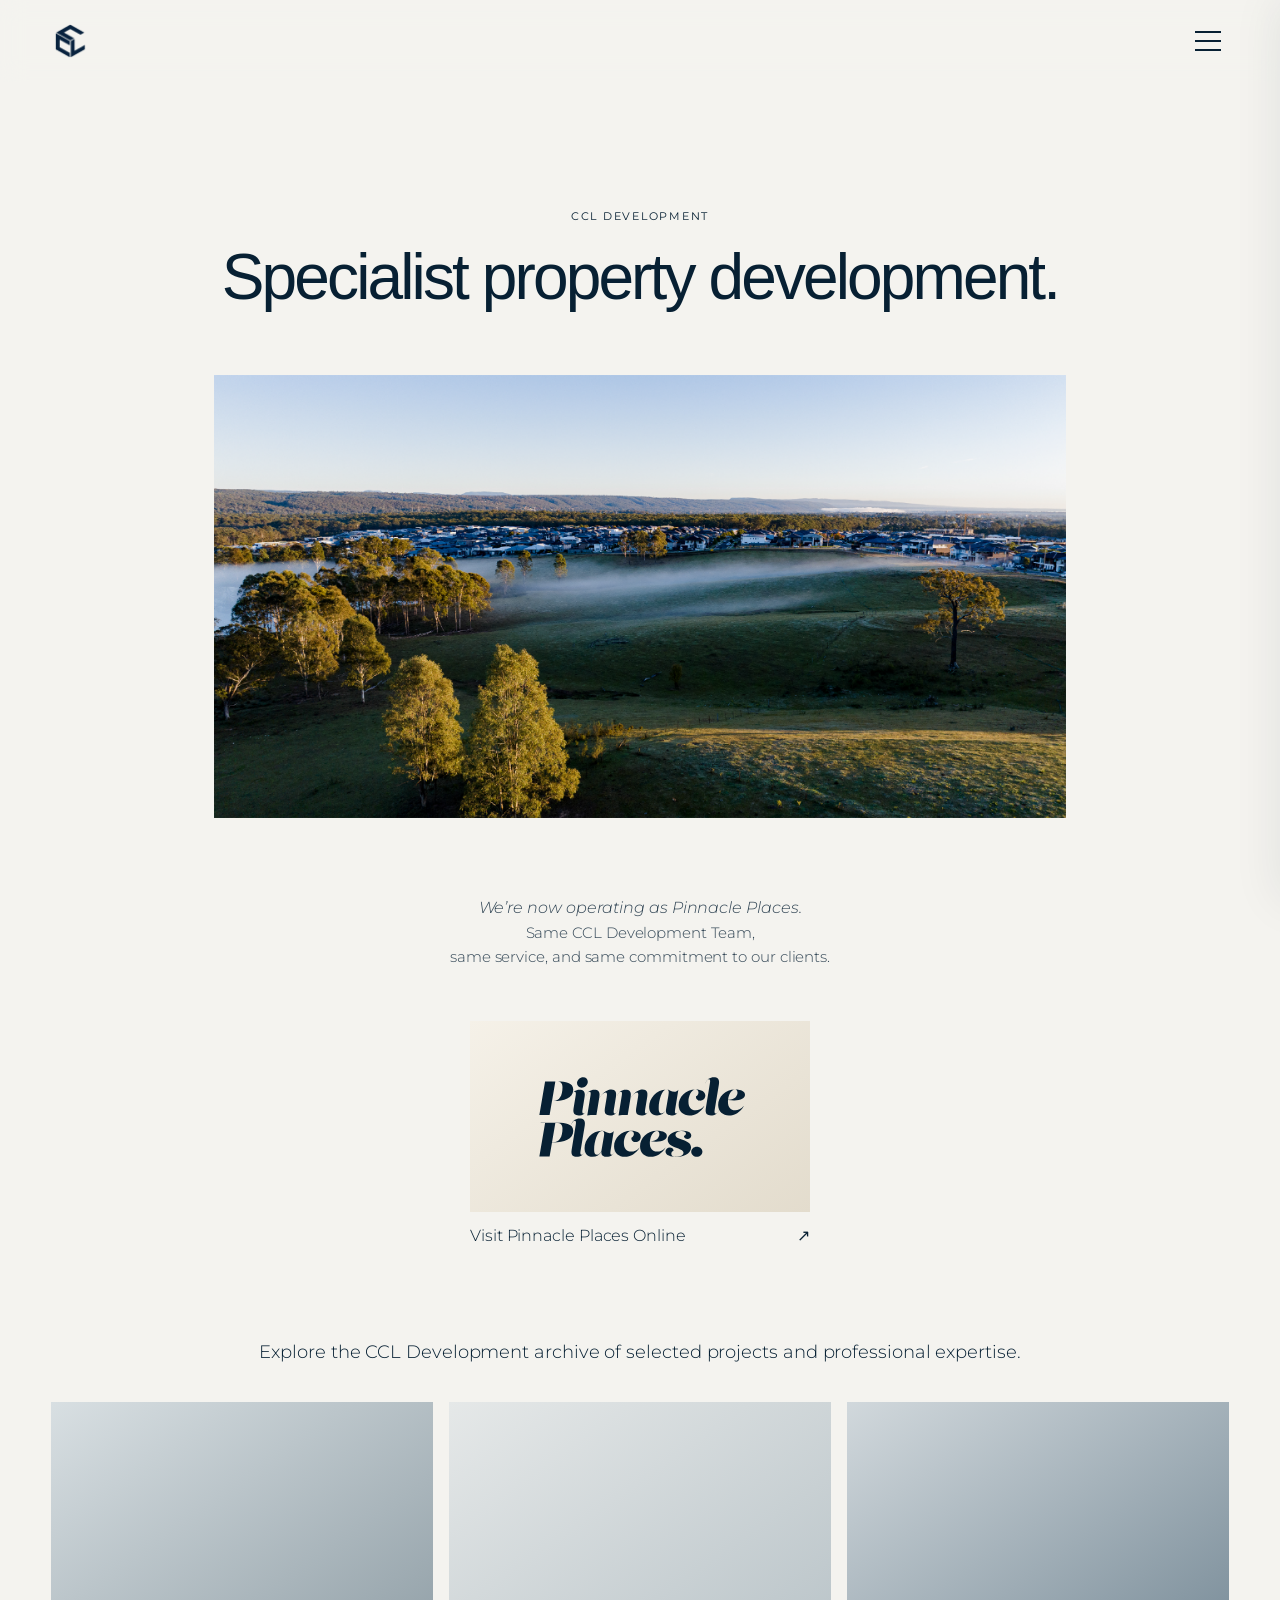
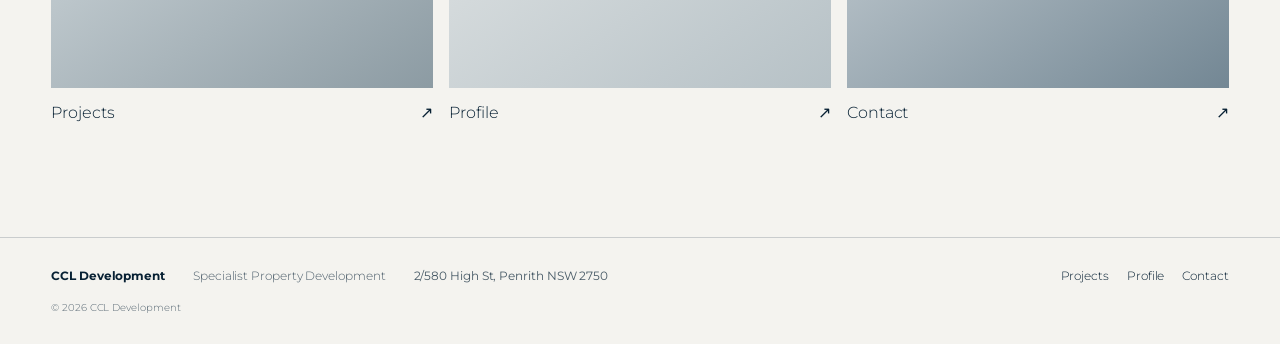
<file: index.html>
<!doctype html>
<html lang="en-AU">
<head>
<meta charset="utf-8">
<meta name="viewport" content="width=device-width, initial-scale=1">
<meta name="theme-color" content="#072033">
<meta name="description" content="CCL Development is a boutique property development firm based in Western Sydney offering specialist services for residential, urban and masterplanned sites across NSW and the Gold Coast.">
<link rel="canonical" href="https://www.ccldevelopment.com.au/"><link rel="icon" href="/favicon.ico" sizes="any"><link rel="icon" type="image/png" sizes="144x144" href="/assets/favicon-144.png?v=2"><link rel="icon" type="image/png" sizes="192x192" href="/assets/icon-192.png?v=2"><link rel="apple-touch-icon" sizes="180x180" href="/assets/apple-touch-icon.png?v=2">
<meta name="robots" content="index, follow, max-image-preview:large, noai, noimageai">
<meta property="og:type" content="website">
<meta property="og:site_name" content="CCL Development">
<meta property="og:locale" content="en_AU">
<meta property="og:title" content="CCL Development | Specialist Property Development">
<meta property="og:description" content="CCL Development is a boutique property development firm based in Western Sydney offering specialist services for residential, urban and masterplanned sites across NSW and the Gold Coast.">
<meta property="og:url" content="https://www.ccldevelopment.com.au/">
<meta property="og:image" content="https://www.ccldevelopment.com.au/assets/og-card.jpg">
<meta property="og:image:width" content="1200">
<meta property="og:image:height" content="630">
<meta property="og:image:alt" content="CCL Development wordmark">
<meta name="twitter:card" content="summary_large_image">
<meta name="twitter:title" content="CCL Development | Specialist Property Development">
<meta name="twitter:description" content="CCL Development is a boutique property development firm based in Western Sydney offering specialist services for residential, urban and masterplanned sites across NSW and the Gold Coast.">
<meta name="twitter:image" content="https://www.ccldevelopment.com.au/assets/og-card.jpg">
<script type="application/ld+json">{"@context":"https://schema.org","@type":"ProfessionalService","@id":"https://www.ccldevelopment.com.au/#business","name":"CCL Development","legalName":"CCL Development Pty Ltd","url":"https://www.ccldevelopment.com.au/","description":"CCL Development is a boutique property development firm based in Western Sydney offering specialist services for residential, urban and masterplanned sites across NSW and the Gold Coast.","logo":"https://www.ccldevelopment.com.au/assets/CCL_Brandmark_logo.png","image":"https://www.ccldevelopment.com.au/assets/og-card.jpg","address":{"@type":"PostalAddress","streetAddress":"2/580 High St","addressLocality":"Penrith","addressRegion":"NSW","postalCode":"2750","addressCountry":"AU"},"geo":{"@type":"GeoCoordinates","latitude":-33.7528,"longitude":150.6917},"hasMap":"https://share.google/WNM6VD8Fxzm7OBNzL","areaServed":[{"@type":"AdministrativeArea","name":"Western Sydney"},{"@type":"State","name":"New South Wales"},{"@type":"AdministrativeArea","name":"Gold Coast"}],"knowsAbout":["residential property development","urban development","masterplanned communities","site acquisition and development strategy"],"sameAs":["https://share.google/WNM6VD8Fxzm7OBNzL","https://www.linkedin.com/company/ccl-development"],"hasOfferCatalog":{"@type":"OfferCatalog","name":"CCL Development services","itemListElement":[{"@type":"Offer","itemOffered":{"@type":"Service","name":"residential property development","areaServed":{"@type":"State","name":"New South Wales"}}},{"@type":"Offer","itemOffered":{"@type":"Service","name":"urban development","areaServed":{"@type":"State","name":"New South Wales"}}},{"@type":"Offer","itemOffered":{"@type":"Service","name":"masterplanned sites","areaServed":[{"@type":"State","name":"New South Wales"},{"@type":"AdministrativeArea","name":"Gold Coast"}]}}]}}</script>
<script type="application/ld+json">{"@context":"https://schema.org","@type":"WebSite","@id":"https://www.ccldevelopment.com.au/#website","name":"CCL Development","url":"https://www.ccldevelopment.com.au/","inLanguage":"en-AU","publisher":{"@id":"https://www.ccldevelopment.com.au/#business"}}</script>

<title>CCL Development | Specialist Property Development</title>
<link rel="preload" as="image" href="/assets/ccl-background.webp" type="image/webp" fetchpriority="high"><link rel="preload" href="/assets/fonts/montserrat-latin-var.woff2" as="font" type="font/woff2" crossorigin><link rel="stylesheet" href="/style.css?v=25">
<script defer src="/script.js?v=12"></script>
</head>
<body class="launch-transition intro-pending">
<div class="intro launch-overlay" aria-label="CCL Development introduction">
  <div class="intro-brand">
    <img class="intro-mark" src="/assets/CCL_Brandmark_logo.png" alt="CCL cube mark">
    <img class="intro-wordmark" src="/assets/CCL_wordmark.png" alt="CCL Development">
    <img class="intro-descriptor" src="/assets/CCL_wordmark-specialist property development.png" alt="Specialist Property Development">
  </div>
</div>
<header class="site-header">
  <a class="header-brand" href="/" aria-label="CCL Development home"><img class="header-brand-icon" src="/assets/CCL_Brandmark_logo.png" alt=""><img class="header-brand-wordmark" src="/assets/CCL_wordmark.png" alt="CCL Development"></a>
  <button class="menu-toggle" type="button" aria-label="Open menu" aria-expanded="false" aria-controls="site-menu"><span></span><span></span><span></span></button>
</header>
<div class="menu-scrim" hidden></div>
<nav class="site-menu" id="site-menu" aria-label="Main navigation" aria-hidden="true">
  <a href="/projects/">Projects <span>↗︎</span></a>
  <a href="/profile/">Profile <span>↗︎</span></a>
  <a href="/contact/">Contact <span>↗︎</span></a>
</nav>
<main id="main-content">
<section class="home-intro">
  <p class="eyebrow" data-reveal>CCL Development</p>
  <h1 data-reveal>Specialist property development.</h1>
  <figure class="home-feature" data-reveal>
    <img src="/assets/ccl-highland-views-mulgoa.png" alt="Aerial view of a lake and residential development at Highland Views">
  </figure>
  <p class="rebrand-note"><span class="rebrand-lead" data-reveal>We’re now operating as Pinnacle Places.</span><br><span class="rebrand-plain" data-reveal>Same CCL Development Team,<br> same service, and same commitment to our clients.</span></p>
  <a class="pinnacle-card" data-reveal href="https://www.pinnacleplaces.com.au/" target="_blank" rel="noopener">
    <span class="pinnacle-panel"><span class="pinnacle-logo" role="img" aria-label="Pinnacle Places"></span></span>
    <span class="card-label">Visit Pinnacle Places Online <b>↗︎</b></span>
  </a>

  <p data-reveal>Explore the CCL Development archive of selected projects and professional expertise.</p>
</section>
<section class="destination-grid" aria-label="Explore CCL Development">
  <a class="destination-card" data-reveal href="/projects/"><span class="card-image project-image"></span><span class="card-label">Projects <b>↗︎</b></span></a>
  <a class="destination-card" data-reveal href="/profile/"><span class="card-image profile-image"></span><span class="card-label">Profile <b>↗︎</b></span></a>
  <a class="destination-card" data-reveal href="/contact/"><span class="card-image contact-image"></span><span class="card-label">Contact <b>↗︎</b></span></a>
</section>
</main>
<footer class="site-footer" data-reveal><a href="/">CCL Development</a><span>Specialist Property Development</span><a class="footer-address" href="https://share.google/WNM6VD8Fxzm7OBNzL" target="_blank" rel="noopener">2/580 High St, Penrith NSW 2750</a><div class="footer-links"><a href="/projects/">Projects</a><a href="/profile/">Profile</a><a href="/contact/">Contact</a></div><small>© <span data-year></span> CCL Development</small></footer>
</body></html>
</file>
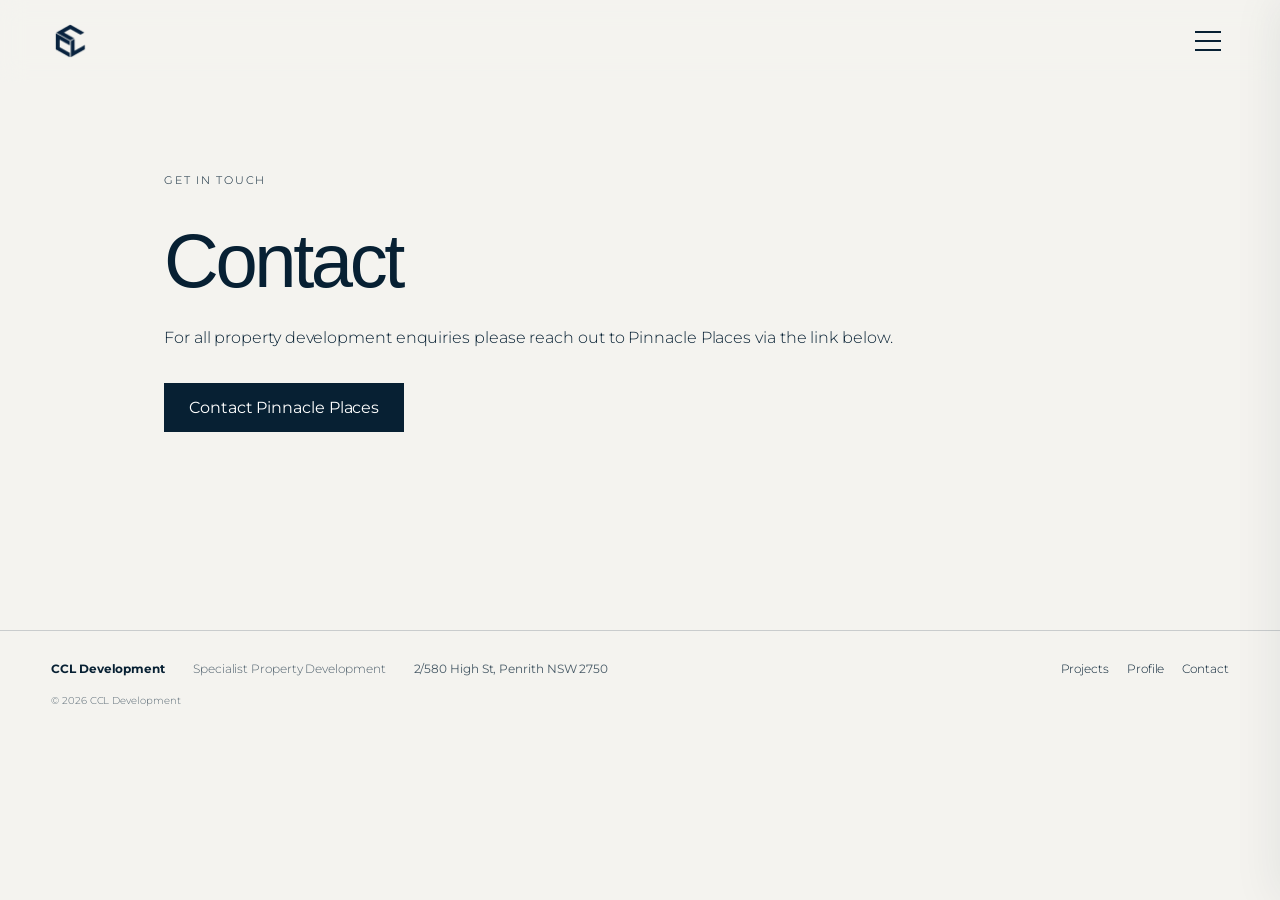
<file: contact/index.html>
<!doctype html><html lang="en-AU"><head><meta charset="utf-8"><meta name="viewport" content="width=device-width,initial-scale=1"><meta name="theme-color" content="#072033"><meta name="description" content="Contact CCL Development for property development enquiries."><link rel="canonical" href="https://www.ccldevelopment.com.au/contact/"><link rel="icon" href="/favicon.ico" sizes="any"><link rel="icon" type="image/png" sizes="144x144" href="/assets/favicon-144.png?v=2"><link rel="icon" type="image/png" sizes="192x192" href="/assets/icon-192.png?v=2"><link rel="apple-touch-icon" sizes="180x180" href="/assets/apple-touch-icon.png?v=2">
<meta name="robots" content="index, follow, max-image-preview:large, noai, noimageai">
<meta property="og:type" content="website">
<meta property="og:site_name" content="CCL Development">
<meta property="og:locale" content="en_AU">
<meta property="og:title" content="Contact | CCL Development">
<meta property="og:description" content="Contact CCL Development for property development enquiries.">
<meta property="og:url" content="https://www.ccldevelopment.com.au/contact/">
<meta property="og:image" content="https://www.ccldevelopment.com.au/assets/og-card.jpg">
<meta property="og:image:width" content="1200">
<meta property="og:image:height" content="630">
<meta property="og:image:alt" content="CCL Development wordmark">
<meta name="twitter:card" content="summary_large_image">
<meta name="twitter:title" content="Contact | CCL Development">
<meta name="twitter:description" content="Contact CCL Development for property development enquiries.">
<meta name="twitter:image" content="https://www.ccldevelopment.com.au/assets/og-card.jpg">
<script type="application/ld+json">{"@context":"https://schema.org","@type":"ProfessionalService","@id":"https://www.ccldevelopment.com.au/#business","name":"CCL Development","legalName":"CCL Development Pty Ltd","url":"https://www.ccldevelopment.com.au/","description":"CCL Development is a boutique property development firm based in Western Sydney offering specialist services for residential, urban and masterplanned sites across NSW and the Gold Coast.","logo":"https://www.ccldevelopment.com.au/assets/CCL_Brandmark_logo.png","image":"https://www.ccldevelopment.com.au/assets/og-card.jpg","address":{"@type":"PostalAddress","streetAddress":"2/580 High St","addressLocality":"Penrith","addressRegion":"NSW","postalCode":"2750","addressCountry":"AU"},"geo":{"@type":"GeoCoordinates","latitude":-33.7528,"longitude":150.6917},"hasMap":"https://share.google/WNM6VD8Fxzm7OBNzL","areaServed":[{"@type":"AdministrativeArea","name":"Western Sydney"},{"@type":"State","name":"New South Wales"},{"@type":"AdministrativeArea","name":"Gold Coast"}],"knowsAbout":["residential property development","urban development","masterplanned communities","site acquisition and development strategy"],"sameAs":["https://share.google/WNM6VD8Fxzm7OBNzL","https://www.linkedin.com/company/ccl-development"],"hasOfferCatalog":{"@type":"OfferCatalog","name":"CCL Development services","itemListElement":[{"@type":"Offer","itemOffered":{"@type":"Service","name":"residential property development","areaServed":{"@type":"State","name":"New South Wales"}}},{"@type":"Offer","itemOffered":{"@type":"Service","name":"urban development","areaServed":{"@type":"State","name":"New South Wales"}}},{"@type":"Offer","itemOffered":{"@type":"Service","name":"masterplanned sites","areaServed":[{"@type":"State","name":"New South Wales"},{"@type":"AdministrativeArea","name":"Gold Coast"}]}}]}}</script>
<script type="application/ld+json">{"@context":"https://schema.org","@type":"WebSite","@id":"https://www.ccldevelopment.com.au/#website","name":"CCL Development","url":"https://www.ccldevelopment.com.au/","inLanguage":"en-AU","publisher":{"@id":"https://www.ccldevelopment.com.au/#business"}}</script>


<title>Contact | CCL Development</title><link rel="preload" href="/assets/fonts/montserrat-latin-var.woff2" as="font" type="font/woff2" crossorigin><link rel="stylesheet" href="/style.css?v=25"><script defer src="/script.js?v=12"></script></head><body><header class="site-header"><a class="header-brand" href="/" aria-label="CCL Development home"><img class="header-brand-icon" src="/assets/CCL_Brandmark_logo.png" alt=""><img class="header-brand-wordmark" src="/assets/CCL_wordmark.png" alt="CCL Development"></a><button class="menu-toggle" aria-label="Open menu" aria-expanded="false" aria-controls="site-menu"><span></span><span></span><span></span></button></header><div class="menu-scrim" hidden></div><nav class="site-menu" id="site-menu" aria-label="Main navigation" aria-hidden="true"><a href="/projects/">Projects <span>↗︎</span></a><a href="/profile/">Profile <span>↗︎</span></a><a href="/contact/">Contact <span>↗︎</span></a></nav><main class="page-content contact-page">
<p class="eyebrow" data-reveal>Get in touch</p>
<h1 data-reveal>Contact</h1>
<p class="contact-enquiries" data-reveal>For all property development enquiries please reach out to Pinnacle Places via the link below.</p>
<a class="contact-submit" data-reveal href="https://www.pinnacleplaces.com.au/contact.html">Contact Pinnacle Places</a>
</main><footer class="site-footer" data-reveal><a href="/">CCL Development</a><span>Specialist Property Development</span><a class="footer-address" href="https://share.google/WNM6VD8Fxzm7OBNzL" target="_blank" rel="noopener">2/580 High St, Penrith NSW 2750</a><div class="footer-links"><a href="/projects/">Projects</a><a href="/profile/">Profile</a><a href="/contact/">Contact</a></div><small>© <span data-year></span> CCL Development</small></footer></body></html>
</file>
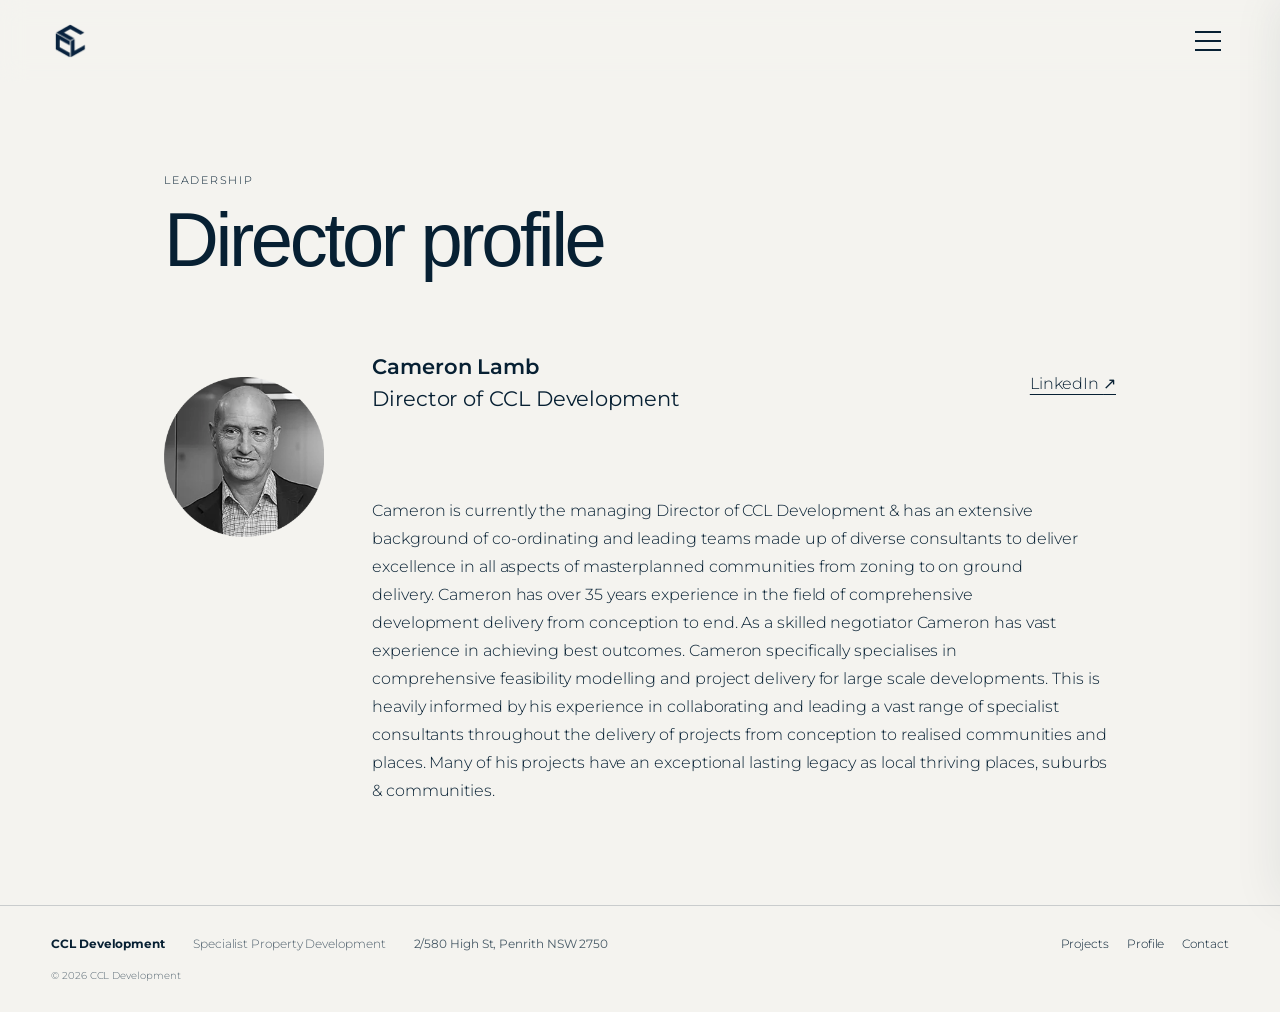
<file: profile/index.html>
<!doctype html><html lang="en-AU"><head><meta charset="utf-8"><meta name="viewport" content="width=device-width,initial-scale=1"><meta name="theme-color" content="#072033"><meta name="description" content="Cameron Lamb, Director of CCL Development. Cameron has over 35 years experience in the field of comprehensive development delivery from conception to end."><link rel="canonical" href="https://www.ccldevelopment.com.au/profile/"><link rel="icon" href="/favicon.ico" sizes="any"><link rel="icon" type="image/png" sizes="144x144" href="/assets/favicon-144.png?v=2"><link rel="icon" type="image/png" sizes="192x192" href="/assets/icon-192.png?v=2"><link rel="apple-touch-icon" sizes="180x180" href="/assets/apple-touch-icon.png?v=2">
<meta name="robots" content="index, follow, max-image-preview:large, noai, noimageai">
<meta property="og:type" content="website">
<meta property="og:site_name" content="CCL Development">
<meta property="og:locale" content="en_AU">
<meta property="og:title" content="Profile | CCL Development">
<meta property="og:description" content="Cameron Lamb, Director of CCL Development. Cameron has over 35 years experience in the field of comprehensive development delivery from conception to end.">
<meta property="og:url" content="https://www.ccldevelopment.com.au/profile/">
<meta property="og:image" content="https://www.ccldevelopment.com.au/assets/og-card.jpg">
<meta property="og:image:width" content="1200">
<meta property="og:image:height" content="630">
<meta property="og:image:alt" content="CCL Development wordmark">
<meta name="twitter:card" content="summary_large_image">
<meta name="twitter:title" content="Profile | CCL Development">
<meta name="twitter:description" content="Cameron Lamb, Director of CCL Development. Cameron has over 35 years experience in the field of comprehensive development delivery from conception to end.">
<meta name="twitter:image" content="https://www.ccldevelopment.com.au/assets/og-card.jpg">
<script type="application/ld+json">{"@context":"https://schema.org","@type":"ProfessionalService","@id":"https://www.ccldevelopment.com.au/#business","name":"CCL Development","legalName":"CCL Development Pty Ltd","url":"https://www.ccldevelopment.com.au/","description":"CCL Development is a boutique property development firm based in Western Sydney offering specialist services for residential, urban and masterplanned sites across NSW and the Gold Coast.","logo":"https://www.ccldevelopment.com.au/assets/CCL_Brandmark_logo.png","image":"https://www.ccldevelopment.com.au/assets/og-card.jpg","address":{"@type":"PostalAddress","streetAddress":"2/580 High St","addressLocality":"Penrith","addressRegion":"NSW","postalCode":"2750","addressCountry":"AU"},"geo":{"@type":"GeoCoordinates","latitude":-33.7528,"longitude":150.6917},"hasMap":"https://share.google/WNM6VD8Fxzm7OBNzL","areaServed":[{"@type":"AdministrativeArea","name":"Western Sydney"},{"@type":"State","name":"New South Wales"},{"@type":"AdministrativeArea","name":"Gold Coast"}],"knowsAbout":["residential property development","urban development","masterplanned communities","site acquisition and development strategy"],"sameAs":["https://share.google/WNM6VD8Fxzm7OBNzL","https://www.linkedin.com/company/ccl-development"],"hasOfferCatalog":{"@type":"OfferCatalog","name":"CCL Development services","itemListElement":[{"@type":"Offer","itemOffered":{"@type":"Service","name":"residential property development","areaServed":{"@type":"State","name":"New South Wales"}}},{"@type":"Offer","itemOffered":{"@type":"Service","name":"urban development","areaServed":{"@type":"State","name":"New South Wales"}}},{"@type":"Offer","itemOffered":{"@type":"Service","name":"masterplanned sites","areaServed":[{"@type":"State","name":"New South Wales"},{"@type":"AdministrativeArea","name":"Gold Coast"}]}}]}}</script>
<script type="application/ld+json">{"@context":"https://schema.org","@type":"Person","@id":"https://www.ccldevelopment.com.au/profile/#cameron-lamb","name":"Cameron Lamb","jobTitle":"Director of CCL Development","url":"https://www.ccldevelopment.com.au/profile/","image":"https://www.ccldevelopment.com.au/assets/cameron-lamb.webp","worksFor":{"@id":"https://www.ccldevelopment.com.au/#business"},"description":"Cameron has over 35 years experience in the field of comprehensive development delivery from conception to end."}</script>
<script type="application/ld+json">{"@context":"https://schema.org","@type":"WebSite","@id":"https://www.ccldevelopment.com.au/#website","name":"CCL Development","url":"https://www.ccldevelopment.com.au/","inLanguage":"en-AU","publisher":{"@id":"https://www.ccldevelopment.com.au/#business"}}</script>


<title>Profile | CCL Development</title><link rel="preload" href="/assets/fonts/montserrat-latin-var.woff2" as="font" type="font/woff2" crossorigin><link rel="stylesheet" href="/style.css?v=25"><script defer src="/script.js?v=12"></script></head><body><header class="site-header"><a class="header-brand" href="/" aria-label="CCL Development home"><img class="header-brand-icon" src="/assets/CCL_Brandmark_logo.png" alt=""><img class="header-brand-wordmark" src="/assets/CCL_wordmark.png" alt="CCL Development"></a><button class="menu-toggle" aria-label="Open menu" aria-expanded="false" aria-controls="site-menu"><span></span><span></span><span></span></button></header><div class="menu-scrim" hidden></div><nav class="site-menu" id="site-menu" aria-label="Main navigation" aria-hidden="true"><a href="/projects/">Projects <span>↗︎</span></a><a href="/profile/">Profile <span>↗︎</span></a><a href="/contact/">Contact <span>↗︎</span></a></nav><main class="page-content profile-page"><p class="eyebrow" data-reveal data-reveal-step="120" data-reveal-gap="200">Leadership</p><h1 data-reveal data-reveal-step="120" data-reveal-gap="260">Director profile</h1><div class="profile-intro"><img class="profile-photo" src="/assets/cameron-lamb.webp" alt="Cameron Lamb, Director of CCL Development" width="520" height="521" data-reveal data-reveal-step="120" data-reveal-gap="240"><p class="profile-name" data-reveal data-reveal-step="120" data-reveal-gap="240"><strong>Cameron Lamb</strong><br>Director of CCL Development</p><p class="profile-link" data-reveal data-reveal-step="120" data-reveal-gap="300"><a class="text-link" href="https://www.linkedin.com/company/ccl-development" rel="noopener noreferrer">LinkedIn <b>↗︎</b></a></p></div><p class="profile-bio" data-reveal data-reveal-step="130" data-reveal-gap="200">Cameron is currently the managing Director of CCL Development &amp; has an extensive<br>
background of co-ordinating and leading teams made up of diverse consultants to deliver<br>
excellence in all aspects of masterplanned communities from zoning to on ground<br>
delivery. Cameron has over 35 years experience in the field of comprehensive<br>
development delivery from conception to end. As a skilled negotiator Cameron has vast<br>
experience in achieving best outcomes. Cameron specifically specialises in<br>
comprehensive feasibility modelling and project delivery for large scale developments. This is heavily informed by his experience in collaborating and leading a vast range of specialist consultants throughout the delivery of projects from conception to realised communities and places. Many of his projects have an exceptional lasting legacy as local thriving places, suburbs &amp; communities.</p></main><footer class="site-footer" data-reveal><a href="/">CCL Development</a><span>Specialist Property Development</span><a class="footer-address" href="https://share.google/WNM6VD8Fxzm7OBNzL" target="_blank" rel="noopener">2/580 High St, Penrith NSW 2750</a><div class="footer-links"><a href="/projects/">Projects</a><a href="/profile/">Profile</a><a href="/contact/">Contact</a></div><small>© <span data-year></span> CCL Development</small></footer></body></html>
</file>
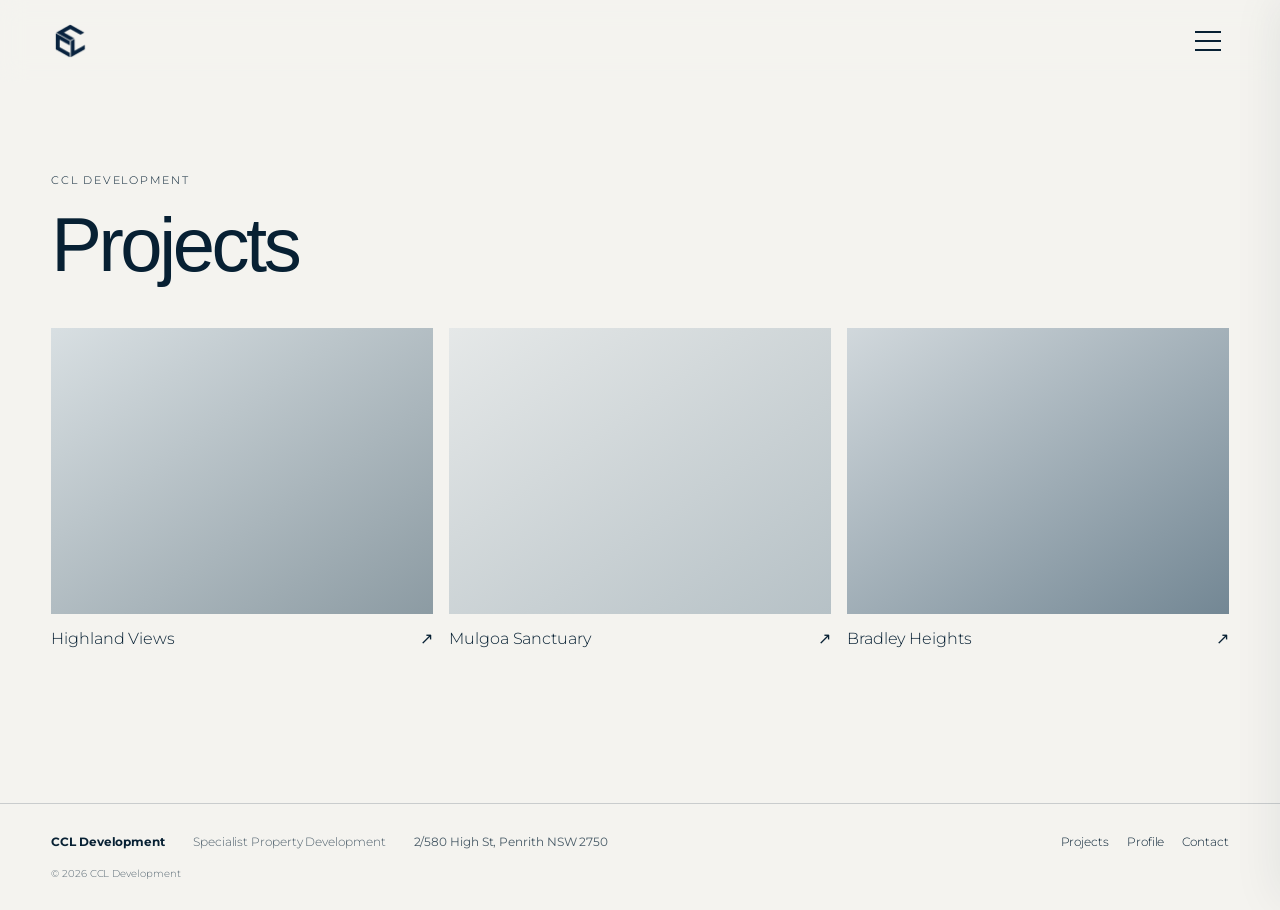
<file: projects/index.html>
<!doctype html><html lang="en-AU"><head><meta charset="utf-8"><meta name="viewport" content="width=device-width,initial-scale=1"><meta name="theme-color" content="#072033"><meta name="description" content="Selected CCL Development projects."><link rel="canonical" href="https://www.ccldevelopment.com.au/projects/"><link rel="icon" href="/favicon.ico" sizes="any"><link rel="icon" type="image/png" sizes="144x144" href="/assets/favicon-144.png?v=2"><link rel="icon" type="image/png" sizes="192x192" href="/assets/icon-192.png?v=2"><link rel="apple-touch-icon" sizes="180x180" href="/assets/apple-touch-icon.png?v=2">
<meta name="robots" content="index, follow, max-image-preview:large, noai, noimageai">
<meta property="og:type" content="website">
<meta property="og:site_name" content="CCL Development">
<meta property="og:locale" content="en_AU">
<meta property="og:title" content="Projects | CCL Development">
<meta property="og:description" content="Selected CCL Development projects.">
<meta property="og:url" content="https://www.ccldevelopment.com.au/projects/">
<meta property="og:image" content="https://www.ccldevelopment.com.au/assets/og-card.jpg">
<meta property="og:image:width" content="1200">
<meta property="og:image:height" content="630">
<meta property="og:image:alt" content="CCL Development wordmark">
<meta name="twitter:card" content="summary_large_image">
<meta name="twitter:title" content="Projects | CCL Development">
<meta name="twitter:description" content="Selected CCL Development projects.">
<meta name="twitter:image" content="https://www.ccldevelopment.com.au/assets/og-card.jpg">
<script type="application/ld+json">{"@context":"https://schema.org","@type":"ProfessionalService","@id":"https://www.ccldevelopment.com.au/#business","name":"CCL Development","legalName":"CCL Development Pty Ltd","url":"https://www.ccldevelopment.com.au/","description":"CCL Development is a boutique property development firm based in Western Sydney offering specialist services for residential, urban and masterplanned sites across NSW and the Gold Coast.","logo":"https://www.ccldevelopment.com.au/assets/CCL_Brandmark_logo.png","image":"https://www.ccldevelopment.com.au/assets/og-card.jpg","address":{"@type":"PostalAddress","streetAddress":"2/580 High St","addressLocality":"Penrith","addressRegion":"NSW","postalCode":"2750","addressCountry":"AU"},"geo":{"@type":"GeoCoordinates","latitude":-33.7528,"longitude":150.6917},"hasMap":"https://share.google/WNM6VD8Fxzm7OBNzL","areaServed":[{"@type":"AdministrativeArea","name":"Western Sydney"},{"@type":"State","name":"New South Wales"},{"@type":"AdministrativeArea","name":"Gold Coast"}],"knowsAbout":["residential property development","urban development","masterplanned communities","site acquisition and development strategy"],"sameAs":["https://share.google/WNM6VD8Fxzm7OBNzL","https://www.linkedin.com/company/ccl-development"],"hasOfferCatalog":{"@type":"OfferCatalog","name":"CCL Development services","itemListElement":[{"@type":"Offer","itemOffered":{"@type":"Service","name":"residential property development","areaServed":{"@type":"State","name":"New South Wales"}}},{"@type":"Offer","itemOffered":{"@type":"Service","name":"urban development","areaServed":{"@type":"State","name":"New South Wales"}}},{"@type":"Offer","itemOffered":{"@type":"Service","name":"masterplanned sites","areaServed":[{"@type":"State","name":"New South Wales"},{"@type":"AdministrativeArea","name":"Gold Coast"}]}}]}}</script>
<script type="application/ld+json">{"@context":"https://schema.org","@type":"WebSite","@id":"https://www.ccldevelopment.com.au/#website","name":"CCL Development","url":"https://www.ccldevelopment.com.au/","inLanguage":"en-AU","publisher":{"@id":"https://www.ccldevelopment.com.au/#business"}}</script>


<title>Projects | CCL Development</title><link rel="preload" href="/assets/fonts/montserrat-latin-var.woff2" as="font" type="font/woff2" crossorigin><link rel="stylesheet" href="/style.css?v=25"><script defer src="/script.js?v=12"></script></head><body><header class="site-header"><a class="header-brand" href="/" aria-label="CCL Development home"><img class="header-brand-icon" src="/assets/CCL_Brandmark_logo.png" alt=""><img class="header-brand-wordmark" src="/assets/CCL_wordmark.png" alt="CCL Development"></a><button class="menu-toggle" aria-label="Open menu" aria-expanded="false" aria-controls="site-menu"><span></span><span></span><span></span></button></header><div class="menu-scrim" hidden></div><nav class="site-menu" id="site-menu" aria-label="Main navigation" aria-hidden="true"><a href="/projects/">Projects <span>↗︎︎</span></a><a href="/profile/">Profile <span>↗︎︎</span></a><a href="/contact/">Contact <span>↗︎︎</span></a></nav><main class="page-content projects-page">
<p class="eyebrow" data-reveal>CCL Development</p>
<h1 data-reveal>Projects</h1>
<section class="destination-grid project-list" aria-label="Projects">
<a class="destination-card" data-reveal href="/projects/highland-views/"><span class="card-image project-image"></span><span class="card-label">Highland Views <b>↗︎︎</b></span></a>
<a class="destination-card" data-reveal href="/projects/mulgoa-sanctuary/"><span class="card-image profile-image"></span><span class="card-label">Mulgoa Sanctuary <b>↗︎︎</b></span></a>
<a class="destination-card" data-reveal href="/projects/bradley-heights/"><span class="card-image contact-image"></span><span class="card-label">Bradley Heights <b>↗︎︎</b></span></a>
</section>
</main><footer class="site-footer" data-reveal><a href="/">CCL Development</a><span>Specialist Property Development</span><a class="footer-address" href="https://share.google/WNM6VD8Fxzm7OBNzL" target="_blank" rel="noopener">2/580 High St, Penrith NSW 2750</a><div class="footer-links"><a href="/projects/">Projects</a><a href="/profile/">Profile</a><a href="/contact/">Contact</a></div><small>© <span data-year></span> CCL Development</small></footer></body></html>
</file>
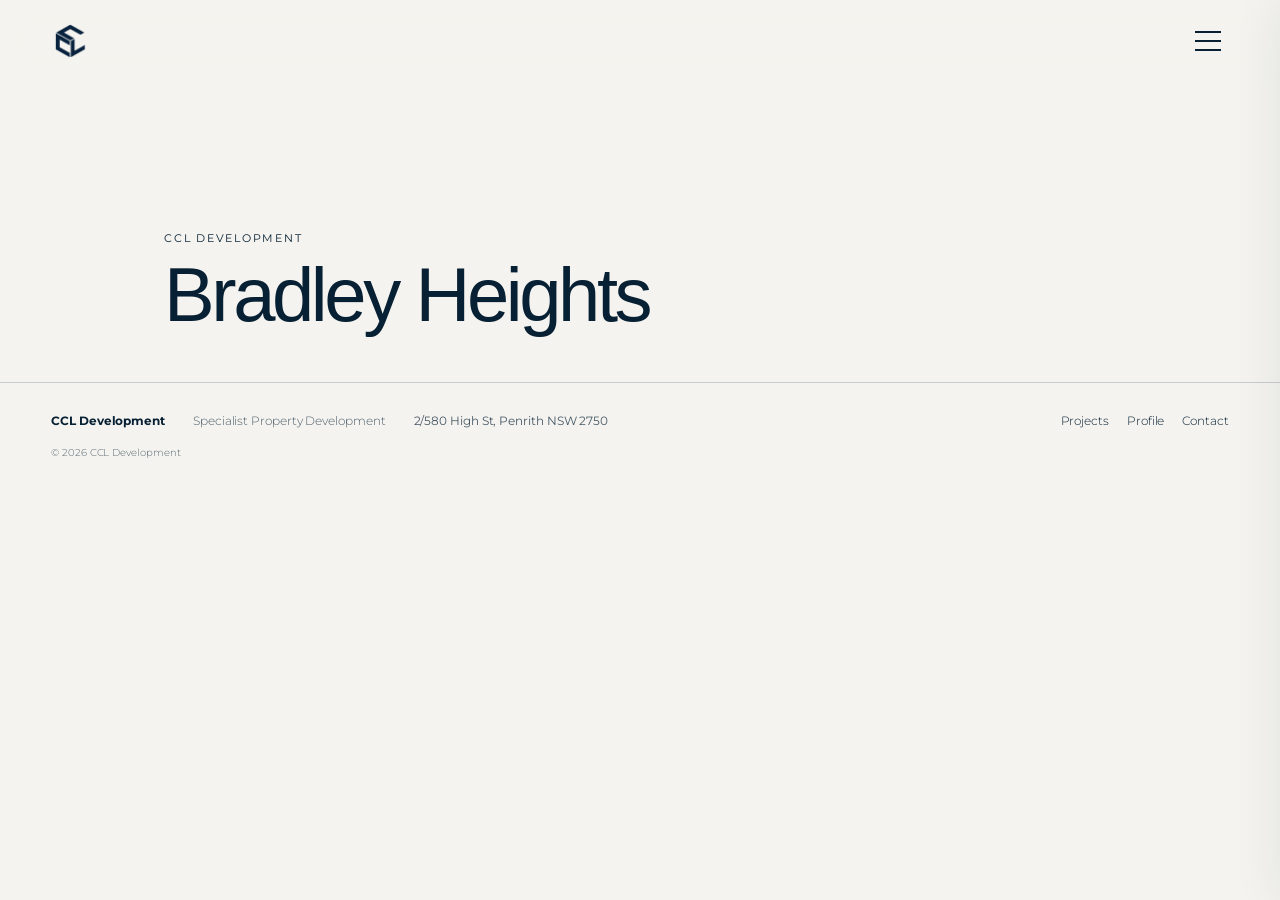
<file: projects/bradley-heights/index.html>
<!doctype html>
<html lang="en-AU">
<head>
<meta charset="utf-8">
<meta name="viewport" content="width=device-width, initial-scale=1">
<meta name="theme-color" content="#072033">
<meta name="description" content="Bradley Heights | CCL Development">
<link rel="canonical" href="https://www.ccldevelopment.com.au/projects/bradley-heights/"><link rel="icon" href="/favicon.ico" sizes="any"><link rel="icon" type="image/png" sizes="144x144" href="/assets/favicon-144.png?v=2"><link rel="icon" type="image/png" sizes="192x192" href="/assets/icon-192.png?v=2"><link rel="apple-touch-icon" sizes="180x180" href="/assets/apple-touch-icon.png?v=2">
<meta name="robots" content="index, follow, max-image-preview:large, noai, noimageai">
<meta property="og:type" content="website">
<meta property="og:site_name" content="CCL Development">
<meta property="og:locale" content="en_AU">
<meta property="og:title" content="Bradley Heights | CCL Development">
<meta property="og:description" content="Bradley Heights, a CCL Development project.">
<meta property="og:url" content="https://www.ccldevelopment.com.au/projects/bradley-heights/">
<meta property="og:image" content="https://www.ccldevelopment.com.au/assets/og-card.jpg">
<meta property="og:image:width" content="1200">
<meta property="og:image:height" content="630">
<meta property="og:image:alt" content="CCL Development wordmark">
<meta name="twitter:card" content="summary_large_image">
<meta name="twitter:title" content="Bradley Heights | CCL Development">
<meta name="twitter:description" content="Bradley Heights, a CCL Development project.">
<meta name="twitter:image" content="https://www.ccldevelopment.com.au/assets/og-card.jpg">
<script type="application/ld+json">{"@context":"https://schema.org","@type":"ProfessionalService","@id":"https://www.ccldevelopment.com.au/#business","name":"CCL Development","legalName":"CCL Development Pty Ltd","url":"https://www.ccldevelopment.com.au/","description":"CCL Development is a boutique property development firm based in Western Sydney offering specialist services for residential, urban and masterplanned sites across NSW and the Gold Coast.","logo":"https://www.ccldevelopment.com.au/assets/CCL_Brandmark_logo.png","image":"https://www.ccldevelopment.com.au/assets/og-card.jpg","address":{"@type":"PostalAddress","streetAddress":"2/580 High St","addressLocality":"Penrith","addressRegion":"NSW","postalCode":"2750","addressCountry":"AU"},"geo":{"@type":"GeoCoordinates","latitude":-33.7528,"longitude":150.6917},"hasMap":"https://share.google/WNM6VD8Fxzm7OBNzL","areaServed":[{"@type":"AdministrativeArea","name":"Western Sydney"},{"@type":"State","name":"New South Wales"},{"@type":"AdministrativeArea","name":"Gold Coast"}],"knowsAbout":["residential property development","urban development","masterplanned communities","site acquisition and development strategy"],"sameAs":["https://share.google/WNM6VD8Fxzm7OBNzL","https://www.linkedin.com/company/ccl-development"],"hasOfferCatalog":{"@type":"OfferCatalog","name":"CCL Development services","itemListElement":[{"@type":"Offer","itemOffered":{"@type":"Service","name":"residential property development","areaServed":{"@type":"State","name":"New South Wales"}}},{"@type":"Offer","itemOffered":{"@type":"Service","name":"urban development","areaServed":{"@type":"State","name":"New South Wales"}}},{"@type":"Offer","itemOffered":{"@type":"Service","name":"masterplanned sites","areaServed":[{"@type":"State","name":"New South Wales"},{"@type":"AdministrativeArea","name":"Gold Coast"}]}}]}}</script>
<script type="application/ld+json">{"@context":"https://schema.org","@type":"WebSite","@id":"https://www.ccldevelopment.com.au/#website","name":"CCL Development","url":"https://www.ccldevelopment.com.au/","inLanguage":"en-AU","publisher":{"@id":"https://www.ccldevelopment.com.au/#business"}}</script>

<title>Bradley Heights | CCL Development</title>
<link rel="preload" href="/assets/fonts/montserrat-latin-var.woff2" as="font" type="font/woff2" crossorigin><link rel="stylesheet" href="/style.css?v=25">
<script defer src="/script.js?v=12"></script>
</head>
<body>
<header class="site-header"><a class="header-brand" href="/" aria-label="CCL Development home"><img class="header-brand-icon" src="/assets/CCL_Brandmark_logo.png" alt=""><img class="header-brand-wordmark" src="/assets/CCL_wordmark.png" alt="CCL Development"></a><button class="menu-toggle" type="button" aria-label="Open menu" aria-expanded="false" aria-controls="site-menu"><span></span><span></span><span></span></button></header>
<div class="menu-scrim" hidden></div>
<nav class="site-menu" id="site-menu" aria-label="Main navigation" aria-hidden="true"><a href="/projects/">Projects <span>↗︎</span></a><a href="/profile/">Profile <span>↗︎</span></a><a href="/contact/">Contact <span>↗︎</span></a></nav>
<main class="project-detail">
<section class="project-detail-intro"><p class="eyebrow" data-reveal>CCL Development</p><h1 data-reveal>Bradley Heights</h1></section>
<section class="project-gallery" aria-label="Bradley Heights project images"></section>
</main>
<footer class="site-footer" data-reveal><a href="/">CCL Development</a><span>Specialist Property Development</span><a class="footer-address" href="https://share.google/WNM6VD8Fxzm7OBNzL" target="_blank" rel="noopener">2/580 High St, Penrith NSW 2750</a><div class="footer-links"><a href="/projects/">Projects</a><a href="/profile/">Profile</a><a href="/contact/">Contact</a></div><small>© <span data-year></span> CCL Development</small></footer>
</body>
</html>
</file>
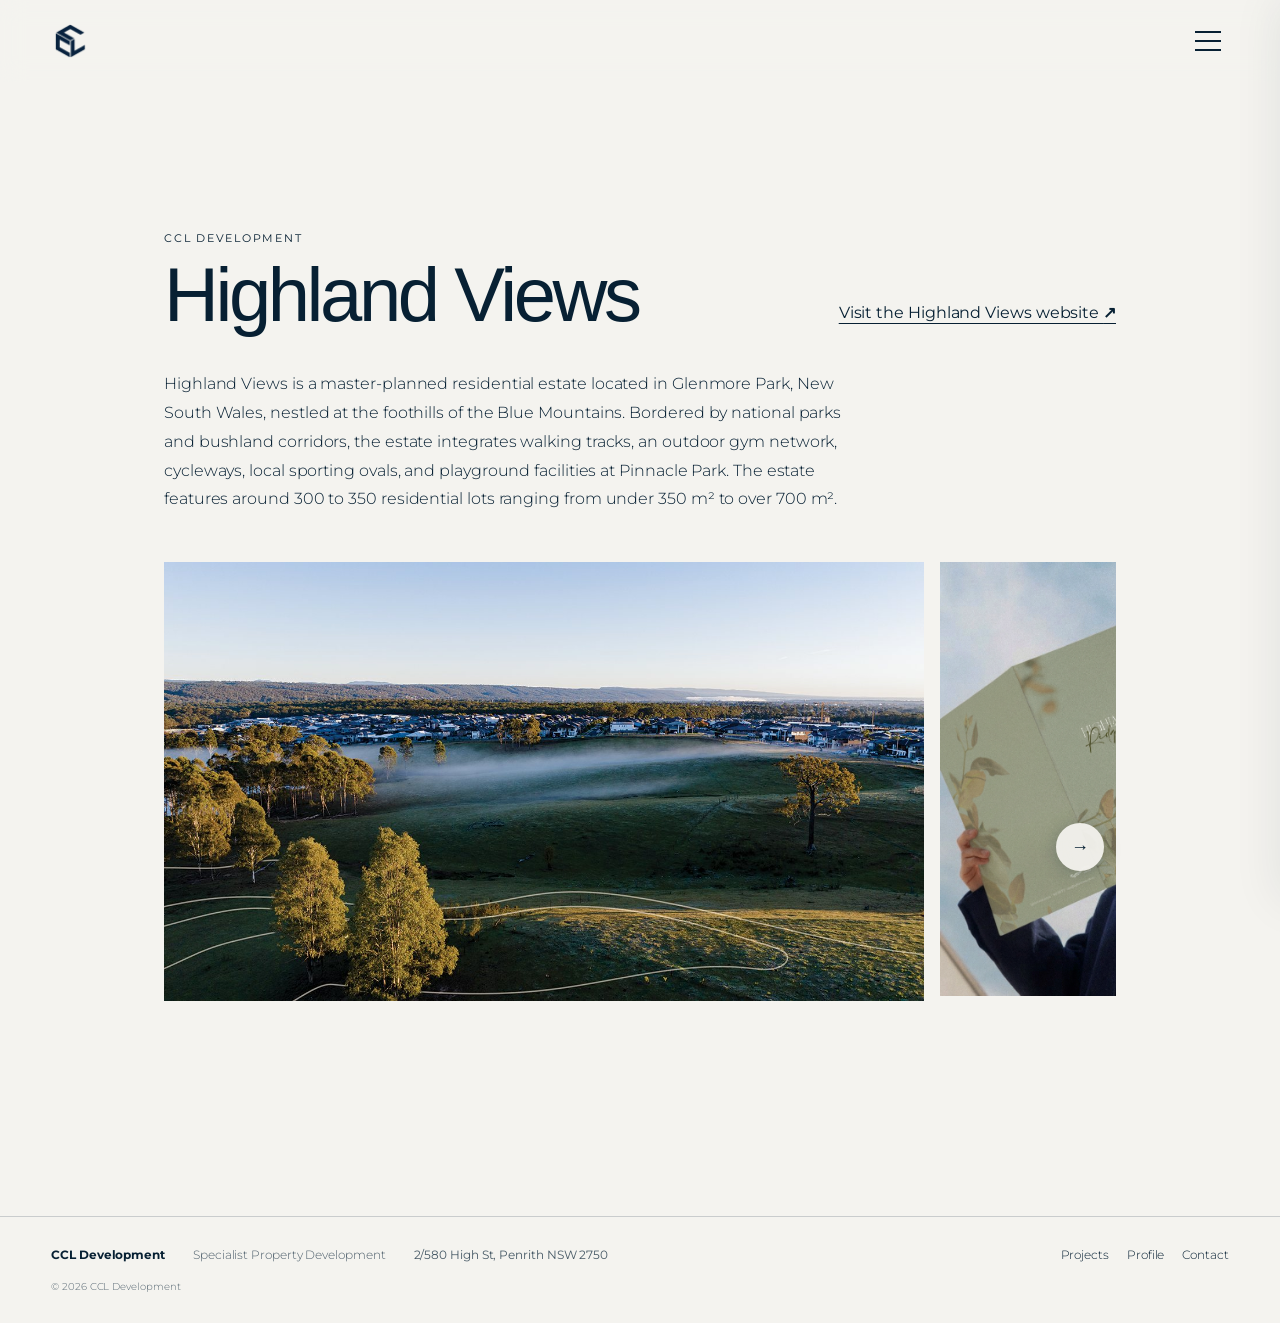
<file: projects/highland-views/index.html>
<!doctype html>
<html lang="en-AU">
<head>
<meta charset="utf-8">
<meta name="viewport" content="width=device-width, initial-scale=1">
<meta name="theme-color" content="#072033">
<meta name="description" content="Highland Views Glenmore Park, a project delivered by CCL Development.">
<link rel="canonical" href="https://www.ccldevelopment.com.au/projects/highland-views/"><link rel="icon" href="/favicon.ico" sizes="any"><link rel="icon" type="image/png" sizes="144x144" href="/assets/favicon-144.png?v=2"><link rel="icon" type="image/png" sizes="192x192" href="/assets/icon-192.png?v=2"><link rel="apple-touch-icon" sizes="180x180" href="/assets/apple-touch-icon.png?v=2">
<meta name="robots" content="index, follow, max-image-preview:large, noai, noimageai">
<meta property="og:type" content="website">
<meta property="og:site_name" content="CCL Development">
<meta property="og:locale" content="en_AU">
<meta property="og:title" content="Highland Views | CCL Development">
<meta property="og:description" content="Highland Views Glenmore Park, a project delivered by CCL Development.">
<meta property="og:url" content="https://www.ccldevelopment.com.au/projects/highland-views/">
<meta property="og:image" content="https://www.ccldevelopment.com.au/assets/og-card.jpg">
<meta property="og:image:width" content="1200">
<meta property="og:image:height" content="630">
<meta property="og:image:alt" content="CCL Development wordmark">
<meta name="twitter:card" content="summary_large_image">
<meta name="twitter:title" content="Highland Views | CCL Development">
<meta name="twitter:description" content="Highland Views Glenmore Park, a project delivered by CCL Development.">
<meta name="twitter:image" content="https://www.ccldevelopment.com.au/assets/og-card.jpg">
<script type="application/ld+json">{"@context":"https://schema.org","@type":"ProfessionalService","@id":"https://www.ccldevelopment.com.au/#business","name":"CCL Development","legalName":"CCL Development Pty Ltd","url":"https://www.ccldevelopment.com.au/","description":"CCL Development is a boutique property development firm based in Western Sydney offering specialist services for residential, urban and masterplanned sites across NSW and the Gold Coast.","logo":"https://www.ccldevelopment.com.au/assets/CCL_Brandmark_logo.png","image":"https://www.ccldevelopment.com.au/assets/og-card.jpg","address":{"@type":"PostalAddress","streetAddress":"2/580 High St","addressLocality":"Penrith","addressRegion":"NSW","postalCode":"2750","addressCountry":"AU"},"geo":{"@type":"GeoCoordinates","latitude":-33.7528,"longitude":150.6917},"hasMap":"https://share.google/WNM6VD8Fxzm7OBNzL","areaServed":[{"@type":"AdministrativeArea","name":"Western Sydney"},{"@type":"State","name":"New South Wales"},{"@type":"AdministrativeArea","name":"Gold Coast"}],"knowsAbout":["residential property development","urban development","masterplanned communities","site acquisition and development strategy"],"sameAs":["https://share.google/WNM6VD8Fxzm7OBNzL","https://www.linkedin.com/company/ccl-development"],"hasOfferCatalog":{"@type":"OfferCatalog","name":"CCL Development services","itemListElement":[{"@type":"Offer","itemOffered":{"@type":"Service","name":"residential property development","areaServed":{"@type":"State","name":"New South Wales"}}},{"@type":"Offer","itemOffered":{"@type":"Service","name":"urban development","areaServed":{"@type":"State","name":"New South Wales"}}},{"@type":"Offer","itemOffered":{"@type":"Service","name":"masterplanned sites","areaServed":[{"@type":"State","name":"New South Wales"},{"@type":"AdministrativeArea","name":"Gold Coast"}]}}]}}</script>
<script type="application/ld+json">{"@context":"https://schema.org","@type":"WebSite","@id":"https://www.ccldevelopment.com.au/#website","name":"CCL Development","url":"https://www.ccldevelopment.com.au/","inLanguage":"en-AU","publisher":{"@id":"https://www.ccldevelopment.com.au/#business"}}</script>

<title>Highland Views | CCL Development</title>
<link rel="preload" href="/assets/fonts/montserrat-latin-var.woff2" as="font" type="font/woff2" crossorigin><link rel="stylesheet" href="/style.css?v=25">
<script defer src="/script.js?v=12"></script>
</head>
<body>
<header class="site-header"><a class="header-brand" href="/" aria-label="CCL Development home"><img class="header-brand-icon" src="/assets/CCL_Brandmark_logo.png" alt=""><img class="header-brand-wordmark" src="/assets/CCL_wordmark.png" alt="CCL Development"></a><button class="menu-toggle" type="button" aria-label="Open menu" aria-expanded="false" aria-controls="site-menu"><span></span><span></span><span></span></button></header>
<div class="menu-scrim" hidden></div>
<nav class="site-menu" id="site-menu" aria-label="Main navigation" aria-hidden="true"><a href="/projects/">Projects <span>↗︎</span></a><a href="/profile/">Profile <span>↗︎</span></a><a href="/contact/">Contact <span>↗︎</span></a></nav>
<main class="project-detail">
<section class="project-detail-intro"><p class="eyebrow" data-reveal data-reveal-step="120" data-reveal-gap="200">CCL Development</p><div class="project-intro-head"><h1 data-reveal data-reveal-step="120" data-reveal-gap="260">Highland Views</h1><p class="project-link" data-reveal data-reveal-step="120" data-reveal-gap="300"><a class="text-link" href="https://highlandviews.com.au/" rel="noopener noreferrer">Visit the Highland Views website <b>↗︎</b></a></p></div><p class="project-summary" data-reveal data-reveal-step="130" data-reveal-gap="200">Highland Views is a master-planned residential estate located in Glenmore Park, New South Wales, nestled at the foothills of the Blue Mountains.  Bordered by national parks and bushland corridors, the estate integrates walking tracks, an outdoor gym network, cycleways, local sporting ovals, and playground facilities at Pinnacle Park. The estate features around 300 to 350 residential lots ranging from under 350 m² to over 700 m².</p></section>
<div class="gallery">
<section class="project-gallery" id="highland-views-gallery" aria-label="Highland Views project images" tabindex="0">
<img data-reveal data-reveal-step="120" data-reveal-gap="240" src="/assets/highland-views-cover.jpg" alt="Aerial view of Highland Views at sunrise" width="1311" height="756" loading="lazy" decoding="async">
<img data-reveal data-reveal-step="120" data-reveal-gap="240" class="gallery-portrait" src="/assets/highland-views-ridge-release-brochure.png" alt="Highland Views Ridge Release brochure" width="825" height="1024" loading="lazy" decoding="async">
<img data-reveal data-reveal-step="120" data-reveal-gap="240" src="/assets/highland-views-rea-hero-series-07.png" alt="Highland Views Glenmore Park, a project delivered by CCL Development" width="1024" height="533" loading="lazy" decoding="async">
<img data-reveal data-reveal-step="120" data-reveal-gap="240" src="/assets/highland-views-brochure-on-stone.png" alt="Highland Views Glenmore Park, a project delivered by CCL Development" width="1024" height="718" loading="lazy" decoding="async">
<img data-reveal data-reveal-step="120" data-reveal-gap="240" src="/assets/highland-views-dronestage-07.jpg" alt="Highland Views Glenmore Park, a project delivered by CCL Development" width="1024" height="767" loading="lazy" decoding="async">
<img data-reveal data-reveal-step="120" data-reveal-gap="240" src="/assets/highland-views-ridge-release.jpg" alt="Morning mist settled across the open grassland at Highland Views" width="1024" height="591" loading="lazy" decoding="async">
<img data-reveal data-reveal-step="120" data-reveal-gap="240" src="/assets/highland-views-ridge-release-lake.jpg" alt="Thelake and surrounding grassland at Highland Views under morning mist" width="1024" height="533" loading="lazy" decoding="async">
</section>
<div class="gallery-nav">
<button class="gallery-arrow" type="button" data-gallery="prev" aria-controls="highland-views-gallery" aria-label="Scroll images left">←</button>
<button class="gallery-arrow" type="button" data-gallery="next" aria-controls="highland-views-gallery" aria-label="Scroll images right">→</button>
</div>
</div>
</main>
<footer class="site-footer" data-reveal><a href="/">CCL Development</a><span>Specialist Property Development</span><a class="footer-address" href="https://share.google/WNM6VD8Fxzm7OBNzL" target="_blank" rel="noopener">2/580 High St, Penrith NSW 2750</a><div class="footer-links"><a href="/projects/">Projects</a><a href="/profile/">Profile</a><a href="/contact/">Contact</a></div><small>© <span data-year></span> CCL Development</small></footer>
</body>
</html>
</file>
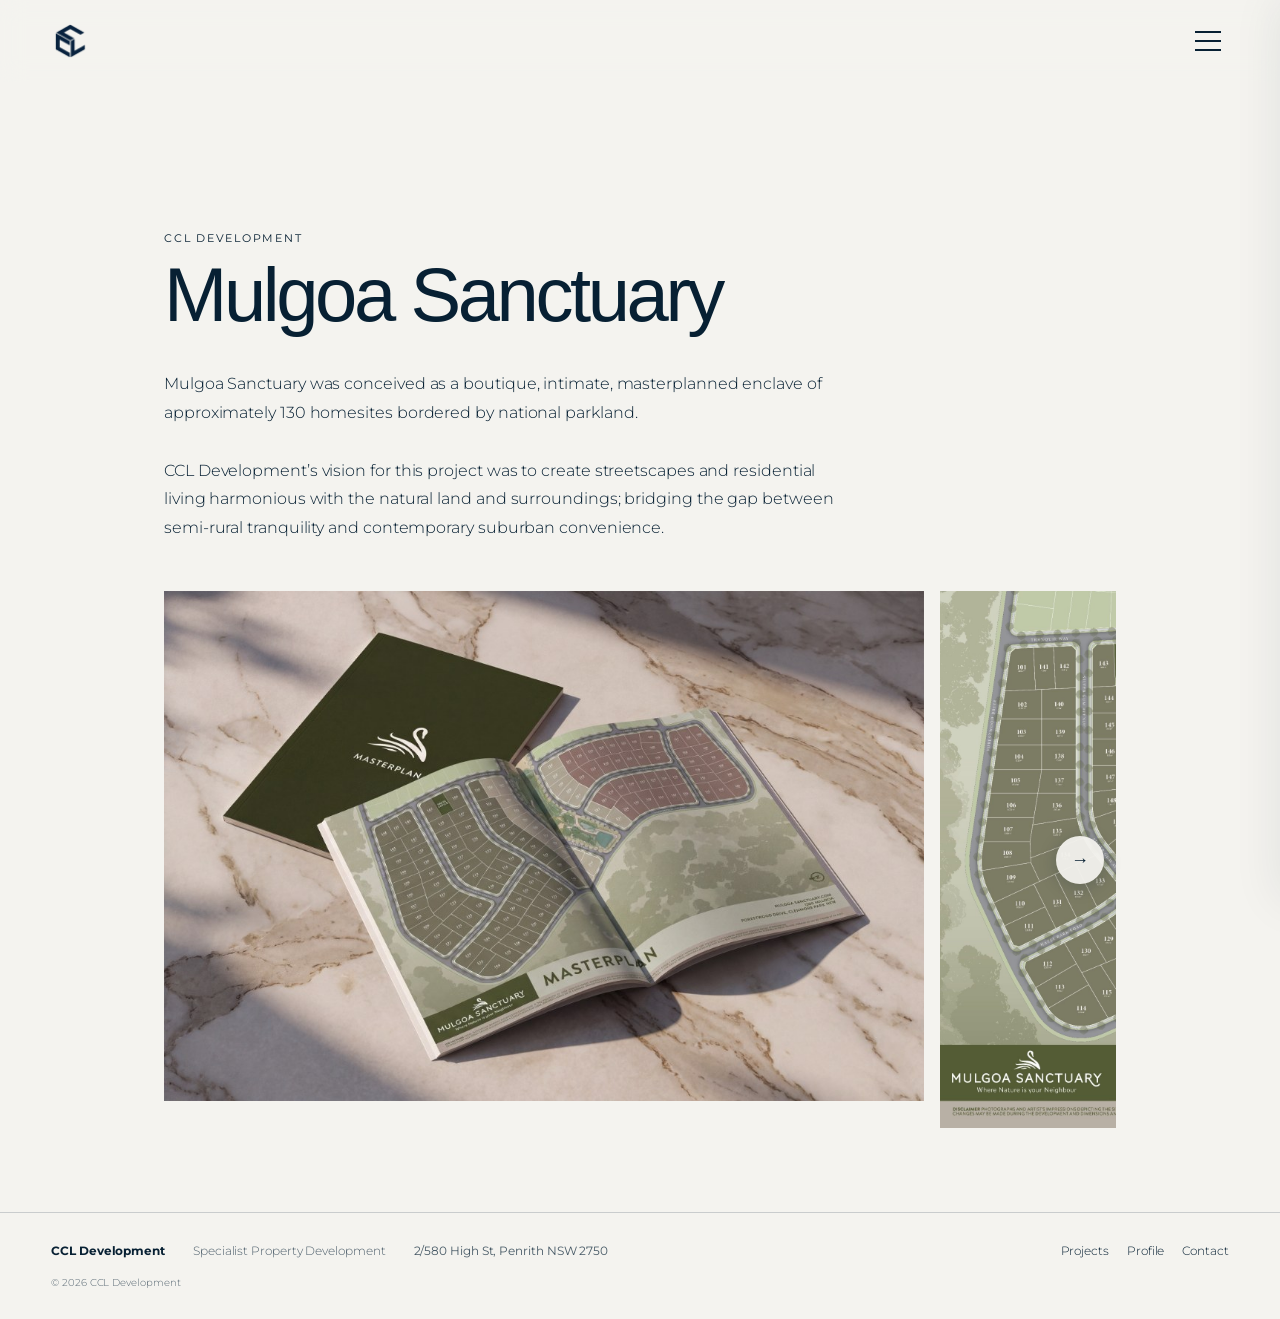
<file: projects/mulgoa-sanctuary/index.html>
<!doctype html>
<html lang="en-AU">
<head>
<meta charset="utf-8">
<meta name="viewport" content="width=device-width, initial-scale=1">
<meta name="theme-color" content="#072033">
<meta name="description" content="Mulgoa Sanctuary | CCL Development">
<link rel="canonical" href="https://www.ccldevelopment.com.au/projects/mulgoa-sanctuary/"><link rel="icon" href="/favicon.ico" sizes="any"><link rel="icon" type="image/png" sizes="144x144" href="/assets/favicon-144.png?v=2"><link rel="icon" type="image/png" sizes="192x192" href="/assets/icon-192.png?v=2"><link rel="apple-touch-icon" sizes="180x180" href="/assets/apple-touch-icon.png?v=2">
<meta name="robots" content="index, follow, max-image-preview:large, noai, noimageai">
<meta property="og:type" content="website">
<meta property="og:site_name" content="CCL Development">
<meta property="og:locale" content="en_AU">
<meta property="og:title" content="Mulgoa Sanctuary | CCL Development">
<meta property="og:description" content="Mulgoa Sanctuary masterplan, a CCL Development project.">
<meta property="og:url" content="https://www.ccldevelopment.com.au/projects/mulgoa-sanctuary/">
<meta property="og:image" content="https://www.ccldevelopment.com.au/assets/og-card.jpg">
<meta property="og:image:width" content="1200">
<meta property="og:image:height" content="630">
<meta property="og:image:alt" content="CCL Development wordmark">
<meta name="twitter:card" content="summary_large_image">
<meta name="twitter:title" content="Mulgoa Sanctuary | CCL Development">
<meta name="twitter:description" content="Mulgoa Sanctuary masterplan, a CCL Development project.">
<meta name="twitter:image" content="https://www.ccldevelopment.com.au/assets/og-card.jpg">
<script type="application/ld+json">{"@context":"https://schema.org","@type":"ProfessionalService","@id":"https://www.ccldevelopment.com.au/#business","name":"CCL Development","legalName":"CCL Development Pty Ltd","url":"https://www.ccldevelopment.com.au/","description":"CCL Development is a boutique property development firm based in Western Sydney offering specialist services for residential, urban and masterplanned sites across NSW and the Gold Coast.","logo":"https://www.ccldevelopment.com.au/assets/CCL_Brandmark_logo.png","image":"https://www.ccldevelopment.com.au/assets/og-card.jpg","address":{"@type":"PostalAddress","streetAddress":"2/580 High St","addressLocality":"Penrith","addressRegion":"NSW","postalCode":"2750","addressCountry":"AU"},"geo":{"@type":"GeoCoordinates","latitude":-33.7528,"longitude":150.6917},"hasMap":"https://share.google/WNM6VD8Fxzm7OBNzL","areaServed":[{"@type":"AdministrativeArea","name":"Western Sydney"},{"@type":"State","name":"New South Wales"},{"@type":"AdministrativeArea","name":"Gold Coast"}],"knowsAbout":["residential property development","urban development","masterplanned communities","site acquisition and development strategy"],"sameAs":["https://share.google/WNM6VD8Fxzm7OBNzL","https://www.linkedin.com/company/ccl-development"],"hasOfferCatalog":{"@type":"OfferCatalog","name":"CCL Development services","itemListElement":[{"@type":"Offer","itemOffered":{"@type":"Service","name":"residential property development","areaServed":{"@type":"State","name":"New South Wales"}}},{"@type":"Offer","itemOffered":{"@type":"Service","name":"urban development","areaServed":{"@type":"State","name":"New South Wales"}}},{"@type":"Offer","itemOffered":{"@type":"Service","name":"masterplanned sites","areaServed":[{"@type":"State","name":"New South Wales"},{"@type":"AdministrativeArea","name":"Gold Coast"}]}}]}}</script>
<script type="application/ld+json">{"@context":"https://schema.org","@type":"WebSite","@id":"https://www.ccldevelopment.com.au/#website","name":"CCL Development","url":"https://www.ccldevelopment.com.au/","inLanguage":"en-AU","publisher":{"@id":"https://www.ccldevelopment.com.au/#business"}}</script>

<title>Mulgoa Sanctuary | CCL Development</title>
<link rel="preload" href="/assets/fonts/montserrat-latin-var.woff2" as="font" type="font/woff2" crossorigin><link rel="stylesheet" href="/style.css?v=25">
<script defer src="/script.js?v=13"></script>
</head>
<body>
<header class="site-header"><a class="header-brand" href="/" aria-label="CCL Development home"><img class="header-brand-icon" src="/assets/CCL_Brandmark_logo.png" alt=""><img class="header-brand-wordmark" src="/assets/CCL_wordmark.png" alt="CCL Development"></a><button class="menu-toggle" type="button" aria-label="Open menu" aria-expanded="false" aria-controls="site-menu"><span></span><span></span><span></span></button></header>
<div class="menu-scrim" hidden></div>
<nav class="site-menu" id="site-menu" aria-label="Main navigation" aria-hidden="true"><a href="/projects/">Projects <span>↗︎</span></a><a href="/profile/">Profile <span>↗︎</span></a><a href="/contact/">Contact <span>↗︎</span></a></nav>
<main class="project-detail">
<section class="project-detail-intro"><p class="eyebrow" data-reveal data-reveal-step="120" data-reveal-gap="200">CCL Development</p><div class="project-intro-head"><h1 data-reveal data-reveal-step="120" data-reveal-gap="260">Mulgoa Sanctuary</h1></div><p class="project-summary" data-reveal data-reveal-step="130" data-reveal-gap="200">Mulgoa Sanctuary was conceived as a boutique, intimate, masterplanned enclave of approximately 130 homesites bordered by national parkland.<br><br>CCL Development’s vision for this project was to create streetscapes and residential living harmonious with the natural land and surroundings; bridging the gap between semi-rural tranquility and contemporary suburban convenience.</p></section>
<div class="gallery">
<section class="project-gallery" id="mulgoa-sanctuary-gallery" aria-label="Mulgoa Sanctuary project images" tabindex="0">
<img data-reveal data-reveal-step="120" data-reveal-gap="240" src="/assets/mulgoa-sanctuary-masterplan-brochure.jpg" alt="Mulgoa Sanctuary masterplan brochure" width="1024" height="687" loading="lazy" decoding="async">
<img data-reveal data-reveal-step="120" data-reveal-gap="240" src="/assets/mulgoa-sanctuary-masterplan.jpg" alt="Mulgoa Sanctuary masterplan" loading="lazy" decoding="async">
</section>
<div class="gallery-nav">
<button class="gallery-arrow" type="button" data-gallery="prev" aria-controls="mulgoa-sanctuary-gallery" aria-label="Scroll images left">←</button>
<button class="gallery-arrow" type="button" data-gallery="next" aria-controls="mulgoa-sanctuary-gallery" aria-label="Scroll images right">→</button>
</div>
</div>
</main>
<footer class="site-footer" data-reveal><a href="/">CCL Development</a><span>Specialist Property Development</span><a class="footer-address" href="https://share.google/WNM6VD8Fxzm7OBNzL" target="_blank" rel="noopener">2/580 High St, Penrith NSW 2750</a><div class="footer-links"><a href="/projects/">Projects</a><a href="/profile/">Profile</a><a href="/contact/">Contact</a></div><small>© <span data-year></span> CCL Development</small></footer>
</body>
</html>
</file>
<file: style.css>
:root{--navy:#072033;--paper:#f4f3ef;--white:#fff;--ink:#072033;--ease:cubic-bezier(.22,1,.36,1);font-family:Arial,Helvetica,sans-serif;color:var(--ink);background:var(--paper)}*{box-sizing:border-box}html{scroll-behavior:smooth}body{margin:0;background:var(--paper);color:var(--navy);min-height:100vh}a{color:inherit}button{font:inherit}.intro{position:fixed;inset:0;z-index:1000;display:grid;place-items:center;background-color:var(--navy);background-image:url('/assets/ccl-background.webp');background-size:cover;background-position:center;animation:intro-out 700ms ease 3.25s forwards;pointer-events:none}.intro-brand{width:min(520px,78vw);display:flex;flex-direction:column;align-items:center;gap:clamp(16px,3vh,28px)}.intro-mark{width:clamp(100px,15vw,160px);height:auto;display:block;opacity:0;animation:asset-in 500ms ease .35s forwards}.intro-wordmark,.intro-descriptor{width:min(75%,360px);animation:asset-in 500ms ease 1.55s forwards}.intro-wordmark{width:min(100%,500px);animation:asset-in 500ms ease 1.05s forwards} .intro-descriptor{width:min(75%,360px);animation:asset-in 500ms ease 1.55s forwards}@keyframes asset-in{to{opacity:1}}@keyframes intro-out{to{opacity:0;visibility:hidden}}body.intro-pending{overflow:hidden;animation:unlock 0s linear 3.95s forwards}@keyframes unlock{to{overflow:auto}}.site-header{position:fixed;z-index:100;top:0;left:0;right:0;min-height:76px;padding:20px clamp(20px,4vw,56px);display:flex;align-items:center;justify-content:space-between;background:rgba(244,243,239,.92);backdrop-filter:blur(12px);-webkit-backdrop-filter:blur(12px)}.header-brand{position:relative;display:flex;align-items:center;width:clamp(180px,25vw,300px);height:36px;line-height:0;text-decoration:none}
.header-brand img{display:block;width:auto;height:36px;max-width:100%;object-fit:contain;transition:opacity .2s ease}
.header-brand .header-brand-icon{opacity:1}
.header-brand .header-brand-wordmark{position:absolute;left:0;top:50%;height:36px;width:auto;max-width:100%;opacity:0;transform:translateY(-50%)}
.header-brand:hover .header-brand-icon,.header-brand:focus-visible .header-brand-icon{opacity:0}
.header-brand:hover .header-brand-wordmark,.header-brand:focus-visible .header-brand-wordmark{opacity:1}
@media(max-width:700px){.header-brand{height:30px}.header-brand img,.header-brand .header-brand-wordmark{height:30px}}.menu-toggle{width:42px;height:42px;display:grid;place-content:center;gap:7px;border:0;background:transparent;color:var(--navy);cursor:pointer;z-index:121}.menu-toggle span{width:26px;height:2px;background:var(--navy);display:block;transition:transform .25s ease,opacity .2s ease}.menu-toggle span:nth-child(1){transform:translateY(0)}.menu-toggle span:nth-child(2){transform:translateY(0)}.menu-toggle span:nth-child(3){transform:translateY(0)}.menu-toggle[aria-expanded=true] span:nth-child(1){transform:translateY(9px) rotate(45deg)}.menu-toggle[aria-expanded=true] span:nth-child(2){opacity:0}.menu-toggle[aria-expanded=true] span:nth-child(3){transform:translateY(-9px) rotate(-45deg)}.menu-scrim{position:fixed;inset:0;background:rgba(7,32,51,.16);z-index:109}.site-menu{position:fixed;z-index:110;top:0;right:0;width:min(460px,100%);height:100dvh;padding:120px clamp(28px,6vw,64px) 48px;background:rgba(244,243,239,.97);display:flex;flex-direction:column;gap:0;transform:translateX(102%);transition:transform .35s var(--ease);box-shadow:-12px 0 45px rgba(7,32,51,.08)}.site-menu.open{transform:translateX(0)}.site-menu a{padding:22px 0;border-bottom:1px solid rgba(7,32,51,.18);text-decoration:none;font-size:clamp(28px,4vw,42px);display:flex;justify-content:space-between;align-items:center}.site-menu a span{font-size:20px}.home-intro{max-width:900px;margin:0 auto;padding:clamp(150px,22vh,230px) 24px 70px;text-align:center}.eyebrow{text-transform:uppercase;letter-spacing:.16em;font-size:11px}.home-intro h1{font-size:clamp(34px,6vw,72px);font-weight:400;letter-spacing:var(--heading-tracking);line-height:1.03;margin:22px auto;max-width:780px}.home-intro>p:last-child{font-size:clamp(15px,1.5vw,18px);line-height:1.7;max-width:500px;margin:0 auto}.destination-grid{display:grid;grid-template-columns:repeat(3,minmax(0,1fr));gap:16px;padding:0 clamp(20px,4vw,56px) 100px}.destination-card{text-decoration:none;min-width:0}.card-image{display:block;aspect-ratio:4/3;background:#eef0f1;position:relative;overflow:hidden}.project-image{background:linear-gradient(145deg,#d8dfe2,#8c9ba3)}.profile-image{background:linear-gradient(145deg,#e5e8e8,#b6c1c6)}.contact-image{background:linear-gradient(145deg,#d1d8dc,#738794)}.card-image:after{content:'';position:absolute;inset:0;background:var(--navy);opacity:0;transition:opacity .25s ease}.destination-card:hover .card-image:after,.destination-card:focus-visible .card-image:after{opacity:.92}.card-label{display:flex;justify-content:space-between;align-items:center;padding:15px 0;font-size:16px}.card-label b{font-weight:400}.site-footer{padding:30px clamp(20px,4vw,56px);border-top:1px solid rgba(7,32,51,.18);display:flex;flex-wrap:wrap;gap:18px 28px;align-items:center;font-size:12px}.site-footer>a{text-decoration:none;font-weight:700}.site-footer>span{opacity:.7}.footer-links{display:flex;gap:18px;margin-left:auto}.footer-links a{text-decoration:none}.site-footer small{width:100%;opacity:.65}.page-content{max-width:1000px;margin:0 auto;padding:160px 24px 100px;min-height:70vh}.page-content h1{font-size:clamp(38px,7vw,76px);font-weight:400;letter-spacing:var(--heading-tracking);margin:0 0 24px}.page-content p{max-width:680px;line-height:1.8}.text-link{display:inline-block;margin-top:20px;text-underline-offset:5px}@media(max-width:700px){.intro{background-image:url('/assets/ccl-background.webp')}.intro-brand{width:min(82vw,420px)}.intro-mark{width:clamp(100px,25vw,140px)}.site-header{min-height:68px;padding:15px 18px}.header-brand{width:min(66vw,245px)}.destination-grid{grid-template-columns:1fr;gap:24px;padding-bottom:64px}.card-image{aspect-ratio:5/3}.site-footer{align-items:flex-start;flex-direction:column;gap:12px}.footer-links{margin-left:0;flex-wrap:wrap}.home-intro{padding-top:145px}.site-menu{padding-top:100px}}@media(prefers-reduced-motion:reduce){*,*:before,*:after{scroll-behavior:auto!important;animation-duration:.01ms!important;animation-delay:0ms!important;transition-duration:.01ms!important}.intro{display:none}body.intro-pending{overflow:auto}}
/* Launch overlay: brand assets arrive in sequence, hold, then reveal the homepage. */
.launch-transition{overflow:hidden}
.launch-overlay.intro{
  background-color:var(--navy);
  background-image:url('[data-uri]'),url('/assets/ccl-background.webp');
  background-size:cover;
  background-position:center;
  animation:intro-out 700ms ease 3.25s forwards;
  pointer-events:none;
}
.launch-overlay .intro-brand img{
  display:block;
  height:auto;
  max-width:100%;
  filter:brightness(0) invert(1);
  opacity:0;
}
.launch-overlay .intro-mark{width:clamp(100px,15vw,160px);animation:ccl-fade-in 350ms ease-out .125s both}
.launch-overlay .intro-wordmark{width:min(100%,500px);animation:ccl-fade-in 325ms ease-out .575s both}
.launch-overlay .intro-descriptor{width:min(75%,360px);animation:ccl-fade-in 325ms ease-out 1.025s both}
@keyframes ccl-fade-in{from{opacity:0}to{opacity:1}}
@media(max-width:700px){
 .launch-overlay.intro{background-image:url('[data-uri]'),url('/assets/ccl-background.webp')}
 .launch-overlay .intro-brand{width:min(82vw,420px)}
 .launch-overlay .intro-mark{width:clamp(100px,25vw,140px)}
 .launch-overlay .intro-wordmark{width:100%}
 .launch-overlay .intro-descriptor{width:min(88%,360px)}
}
@media(prefers-reduced-motion:reduce){
 .launch-overlay.intro{animation:intro-out 1ms linear 3s forwards}
 .launch-overlay .intro-mark,.launch-overlay .intro-wordmark,.launch-overlay .intro-descriptor{animation:none!important;opacity:1!important}
 .launch-transition{overflow:auto}
}

/* Projects index and project-detail image gallery */
.projects-page{max-width:none;padding-left:clamp(20px,4vw,56px);padding-right:clamp(20px,4vw,56px)}
.projects-page>.eyebrow{margin-bottom:16px}
.projects-page>h1{margin-bottom:44px}
.project-list{padding:0 0 40px;gap:16px}
.project-list .card-image{aspect-ratio:4/3}
.project-detail{padding-top:76px}
.project-detail-intro{max-width:1000px;margin:0 auto;padding:clamp(100px,16vh,170px) 24px 48px}
.project-detail-intro h1{font-size:clamp(38px,7vw,76px);font-weight:400;letter-spacing:var(--heading-tracking);margin:0}
/* The project heading shares its row with an outside link, the way the
   director profile shares its row with LinkedIn. */
.project-intro-head{display:grid;grid-template-columns:minmax(0,1fr) auto;align-items:end;column-gap:clamp(24px,4vw,48px)}
.project-link{margin:0;text-align:right;justify-self:end;padding-bottom:12px}
.project-link .text-link{margin-top:0}
/* Project description: the site's body measure and weight, held under the
   heading and above the images. */
.project-summary{margin:clamp(30px,4vh,46px) 0 0;max-width:680px;line-height:1.8;font-weight:300}
@media(max-width:820px){
.project-intro-head{grid-template-columns:1fr;row-gap:16px}
.project-link{text-align:left;justify-self:start;padding-bottom:0}
}
/* The gallery takes the same measure as the heading and copy, so the images
   share the text's left edge. The arrows ride on the images themselves,
   centred on the image height. */
.gallery{position:relative;max-width:1000px;margin:0 auto 84px;padding:0 24px;--gallery-inset:24px}
.project-gallery{display:flex;gap:16px;overflow-x:auto;overscroll-behavior-x:contain;padding:0;scroll-snap-type:x mandatory}
.project-gallery:focus-visible{outline:2px solid var(--navy);outline-offset:-4px}
.gallery-nav{position:absolute;inset:0;pointer-events:none}
.gallery-nav[hidden]{display:none}
.gallery-arrow{position:absolute;top:50%;transform:translateY(-50%);width:48px;height:48px;display:grid;place-content:center;border:0;border-radius:50%;background:rgba(244,243,239,.94);color:var(--navy);font:inherit;font-size:18px;line-height:1;cursor:pointer;pointer-events:auto;box-shadow:0 3px 18px rgba(7,32,51,.22);transition:background .25s var(--ease),color .25s var(--ease),opacity .3s ease}
.gallery-arrow[data-gallery="prev"]{left:calc(var(--gallery-inset) + 12px)}
.gallery-arrow[data-gallery="next"]{right:calc(var(--gallery-inset) + 12px)}
.gallery-arrow:hover,.gallery-arrow:focus-visible{background:var(--navy);color:var(--paper)}
.gallery-arrow:focus-visible{outline:2px solid var(--navy);outline-offset:3px}
.gallery-arrow[disabled]{opacity:0;pointer-events:none}
.project-gallery:empty{min-height:0}
.project-gallery>*{flex:0 0 min(72vw,760px);min-width:0;align-self:flex-start;scroll-snap-align:start}
/* Project artwork keeps its native proportions. Nothing in a gallery is
   cropped; the portrait exception below preserves the existing fixed-height
   rhythm without trimming the image. */
.project-gallery img{display:block;width:100%;height:auto;max-height:none;aspect-ratio:auto;object-fit:contain}
.project-gallery img.gallery-portrait{flex:0 0 auto;width:auto;height:min(41.15vw,434px);aspect-ratio:auto;object-fit:contain}
@media(max-width:700px){.project-list{grid-template-columns:1fr;gap:24px}.project-detail-intro{padding-top:110px}.project-gallery>*{flex-basis:86vw}.project-gallery img.gallery-portrait{height:49.14vw}.gallery-arrow{width:42px;height:42px;font-size:17px}}
/* Phones take the same roomier side inset as the director profile, so the
   heading and the images line up with that page. */
@media(max-width:520px){
.project-detail{--page-inset:clamp(28px,8.2vw,40px)}
.project-detail-intro{padding-left:var(--page-inset);padding-right:var(--page-inset)}
.gallery{padding-left:var(--page-inset);padding-right:var(--page-inset);--gallery-inset:var(--page-inset)}
.project-gallery>*{flex-basis:100%}
}

/* Typography: geometric sans-serif system stack, Gotham-adjacent. */
/* Typography tokens.
   Headings: Arial on every platform, with metric-matching Liberation Sans as
   the fallback for Linux and Android so the face does not drift to Roboto.
   Body: Montserrat Light, self-hosted variable woff2, set at -0.005em tracking
   to mirror Rebekah's Illustrator setting. To swap the body face, change
   --font-body and the @font-face below; nothing else needs touching. */
@font-face{
  font-family:'Montserrat';
  src:url('/assets/fonts/montserrat-latin-var.woff2') format('woff2');
  font-weight:100 900;
  font-style:normal;
  font-display:swap;
  unicode-range:U+0000-00FF,U+0131,U+0152-0153,U+02BB-02BC,U+02C6,U+02DA,U+02DC,U+0304,U+0308,U+0329,U+2000-206F,U+2074,U+20AC,U+2122,U+2191,U+2193,U+2212,U+2215,U+FEFF,U+FFFD;
}
@font-face{
  font-family:'Montserrat';
  src:url('/assets/fonts/montserrat-latin-italic-var.woff2') format('woff2');
  font-weight:100 900;
  font-style:italic;
  font-display:swap;
  unicode-range:U+0000-00FF,U+0131,U+0152-0153,U+02BB-02BC,U+02C6,U+02DA,U+02DC,U+0304,U+0308,U+0329,U+2000-206F,U+2074,U+20AC,U+2122,U+2191,U+2193,U+2212,U+2215,U+FEFF,U+FFFD;
}
:root{
  --font-heading:Arial,"Liberation Sans","Helvetica Neue",Helvetica,sans-serif;
  --font-body:'Montserrat',Arial,"Liberation Sans","Helvetica Neue",Helvetica,sans-serif;
  --heading-tracking:-.045em;
  --heading-leading:1.03;
  --body-tracking:-.005em;
  font-family:var(--font-body)
}
body,input,textarea,button{font-family:var(--font-body);letter-spacing:var(--body-tracking)}
.card-label,.site-footer{font-weight:300}
h1,h2,h3,.site-menu a{font-family:var(--font-heading);font-weight:400;letter-spacing:var(--heading-tracking);line-height:var(--heading-leading)}

.page-content p,.home-intro>p:last-child{font-weight:300;line-height:1.7}
.contact-page>p{margin-bottom:32px}






.contact-submit{align-self:flex-start;min-width:130px;padding:14px 24px;border:1px solid var(--navy);background:var(--navy);color:#fff;cursor:pointer;transition:background .2s ease,color .2s ease}
.contact-submit:hover,.contact-submit:focus-visible{background:transparent;color:var(--navy)}


.home-intro h1{font-size:clamp(32px,5.4vw,64px);max-width:860px;text-wrap:balance}

/* ---- home hero rhythm -------------------------------------------------
   Vertical gaps are expressed in line heights so the spacing she asked for
   ("three line breaks", "two more") survives any font size change. */
.home-intro{--lede-size:clamp(15px,1.5vw,18px);--lede-line:calc(var(--lede-size) * 1.7)}
.home-intro h1{margin-bottom:0}
.home-feature{margin:clamp(34px,5vw,64px) auto 0;width:min(100%,900px)}
.home-feature img{display:block;width:100%;height:auto}
.home-intro>p:last-child{margin:calc(var(--lede-line) * 3) auto 0;max-width:780px}

/* Rebrand notice. First sentence stays italic, the qualifying line under it
   is upright and a point smaller. */
.rebrand-note{--note-size:clamp(14px,1.35vw,16px);--note-line:calc(var(--note-size) * 1.6);
  font-size:var(--note-size);font-style:italic;font-weight:300;line-height:1.6;
  letter-spacing:var(--body-tracking);color:rgba(7,32,51,.82);max-width:min(680px,100%);
  margin:calc(var(--note-line) * 3) auto calc(var(--note-line) + 26px)}
.rebrand-note .rebrand-plain{display:inline-block;font-style:normal;font-size:calc(var(--note-size) - 1px)}

/* Pinnacle Places card. Same anatomy as the destination cards below: a panel
   that floods navy on hover, with the label and CCL arrow beneath it. The
   wordmark is the client's own SVG, tinted through a mask so it can flip from
   navy to cream without needing a second file. */
.pinnacle-card{display:block;width:min(340px,100%);margin:0 auto;text-decoration:none}
.pinnacle-panel{display:grid;place-items:center;position:relative;overflow:hidden;aspect-ratio:16/9;
  background:linear-gradient(145deg,#f5f1e8,#e3dccd)}
.pinnacle-panel:after{content:'';position:absolute;inset:0;background:var(--navy);opacity:0;
  transition:opacity .25s var(--ease)}
.pinnacle-card:hover .pinnacle-panel:after,.pinnacle-card:focus-visible .pinnacle-panel:after{opacity:.94}
.pinnacle-logo{position:relative;z-index:1;width:62%;aspect-ratio:277/105.08;background-color:var(--navy);
  -webkit-mask:url('/assets/pinnacle-places-wordmark.svg') center/contain no-repeat;
  mask:url('/assets/pinnacle-places-wordmark.svg') center/contain no-repeat;
  transition:background-color .25s var(--ease)}
.pinnacle-card:hover .pinnacle-logo,.pinnacle-card:focus-visible .pinnacle-logo{background-color:#FBF6EA}
.pinnacle-card .card-label{padding:14px 0 0}

/* tighter join between the hero and the three cards so they read as one block */
.home-intro{padding-bottom:34px}

/* ---- entrance ---------------------------------------------------------
   Copy settles line by line, down the page and then across. Headings and
   paragraphs are split into measured lines by script.js, so each line lifts
   and fades a beat after the one above it; cards, panels and images arrive
   as whole blocks. Only armed when the script runs (body.reveal-ready), so
   nothing is ever hidden if it fails. */
.reveal-ready [data-reveal]:not(.rv-lines){opacity:0;transform:translateY(18px);
  transition:opacity .9s var(--ease),transform .9s var(--ease)}
.reveal-ready [data-reveal]:not(.rv-lines).is-in{opacity:1;transform:none}

/* a word inside a measured line. inline-block so it can carry a transform
   without disturbing the wrap the browser has already chosen. */
.reveal-ready .rv-w{display:inline-block;opacity:0;transform:translateY(.42em);
  transition:opacity .95s var(--ease),transform .95s var(--ease)}
.reveal-ready .rv-lines.is-in .rv-w{opacity:1;transform:none}

/* the rebrand lead needs its own box so it can arrive ahead of the line
   beneath it rather than glued to it */
.rebrand-lead{display:inline-block}

@media(prefers-reduced-motion:reduce){
  .reveal-ready [data-reveal]{opacity:1!important;transform:none!important;transition:none!important}
  .reveal-ready .rv-w{opacity:1!important;transform:none!important;transition:none!important}
}

/* Contact page now points at Pinnacle Places instead of posting a form.
   The submit rule above is reused, so the button keeps its CCL treatment;
   these few lines let an anchor behave like the button it replaced. */
.contact-submit{display:inline-block;text-align:center;text-decoration:none;line-height:1.2}
@media(max-width:700px){.pinnacle-card{width:100%}.pinnacle-card .card-label{padding-top:12px}}

/* Hover affordance. Every card keeps its label and arrow beneath the panel, so
   the label itself underlines on hover and on keyboard focus. The panel
   flooding navy is a slow read; the underline is immediate, and it is the
   clearest signal that the label is the thing being pointed at. */
.destination-card:hover .card-label,
.destination-card:focus-visible .card-label,
.pinnacle-card:hover .card-label,
.pinnacle-card:focus-visible .card-label{text-decoration:underline;text-decoration-thickness:1px;text-underline-offset:5px}

/* Business address. Kept as a plain line in the footer so the address shown
   matches the Google Business Profile exactly, and links through to the
   listing. The contact page copy no longer repeats it. */
.site-footer>a.footer-address{font-weight:400;opacity:.72;text-decoration:none}
.site-footer>a.footer-address:hover,.site-footer>a.footer-address:focus-visible{opacity:1;text-decoration:underline;text-underline-offset:4px}

/* The Pinnacle Places line is the whole instruction on the contact page, so
   it is allowed past the 680px text measure and held to a single line from
   desktop widths up. */
.page-content .contact-enquiries{max-width:none}
@media(min-width:880px){.page-content .contact-enquiries{white-space:nowrap}}

/* Director profile. The portrait sits under the heading with the name and role
   beside it, and the bio runs beneath them, held to the left edge. */
/* The profile uses the site's own text measure, so its left edge lands on the
   same line as the contact page and the project pages. */
.page-content.profile-page{--portrait:clamp(112px,13vw,160px);--portrait-gap:clamp(24px,4vw,48px);--name-size:clamp(17px,1.8vw,21px);--name-lead:1.55;--intro-drop:34px}
.profile-intro{display:grid;grid-template-columns:auto minmax(0,1fr) auto;column-gap:var(--portrait-gap);align-items:center;margin:0 0 var(--intro-drop)}
/* The portrait hangs on the centre of the whitespace between the name block
   and the paragraph, not on the name block itself: it overhangs that gap
   evenly above and below. */
.profile-photo{display:block;width:var(--portrait);height:auto;position:relative;top:calc((var(--portrait) + var(--name-size) * var(--name-lead) * 2 + var(--intro-drop) * 2) / 4)}
.page-content .profile-name{margin:0;max-width:none;text-align:left;font-size:var(--name-size);line-height:var(--name-lead);font-weight:400}
.page-content .profile-name strong{font-weight:600}
/* the bio holds the name's column, so its first line starts under Cameron
   Lamb rather than under the portrait */
.page-content .profile-bio{margin:0 0 0 calc(var(--portrait) + var(--portrait-gap));max-width:790px;text-align:left;line-height:1.75;font-weight:300}
.page-content .profile-link{margin:0;padding:0;max-width:none;text-align:right;justify-self:end}
.profile-link b{font-weight:400}
.profile-link .text-link{margin-top:0}
@media(max-width:820px){
.profile-intro{grid-template-columns:auto minmax(0,1fr);row-gap:22px;margin-bottom:30px}
.page-content .profile-link{grid-column:1/-1;justify-self:start;text-align:left}
}
@media(max-width:520px){
/* phones keep the stacked portrait but take a roomier side inset, so the page
   breathes the way the desktop measure does */
.page-content.profile-page{padding-left:clamp(28px,8.2vw,40px);padding-right:clamp(28px,8.2vw,40px)}
.profile-intro{grid-template-columns:1fr;row-gap:18px}
.profile-photo{width:112px;top:0}
.page-content .profile-bio{margin-left:0}
}
</file>
